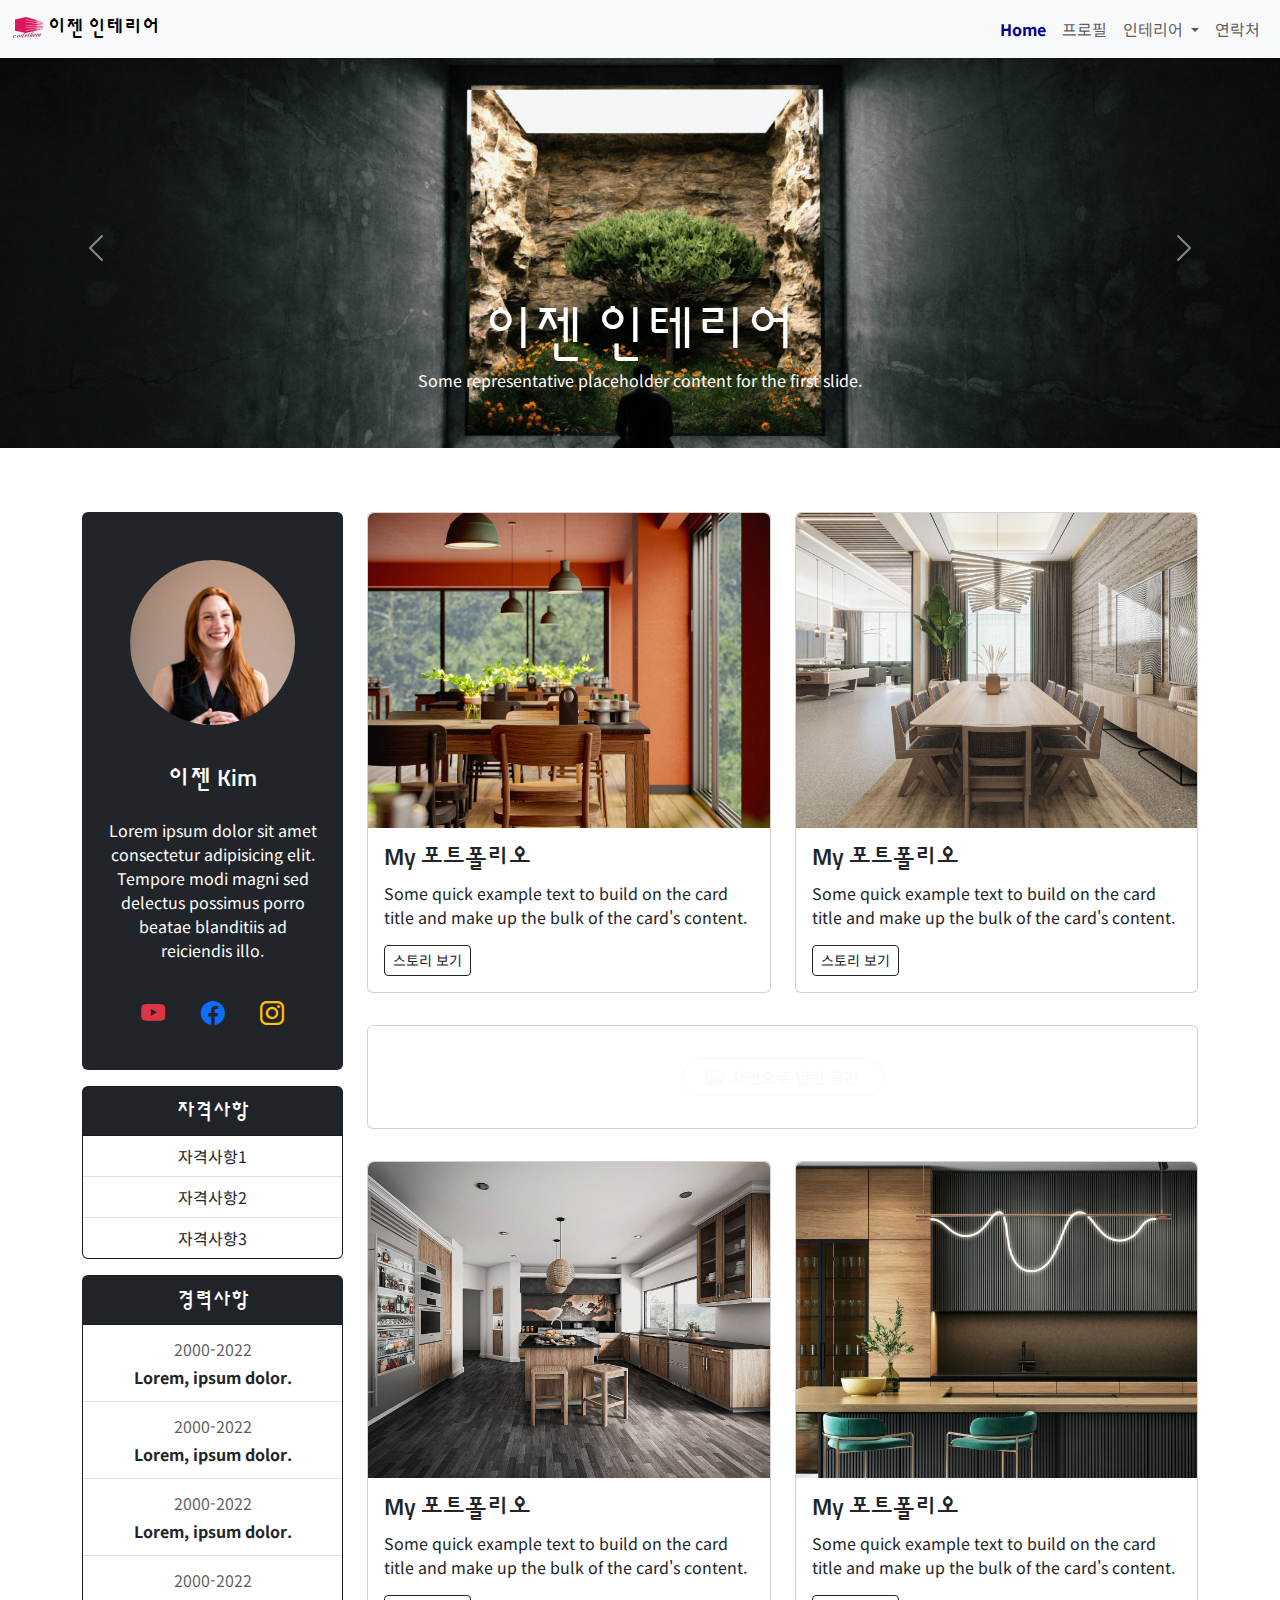
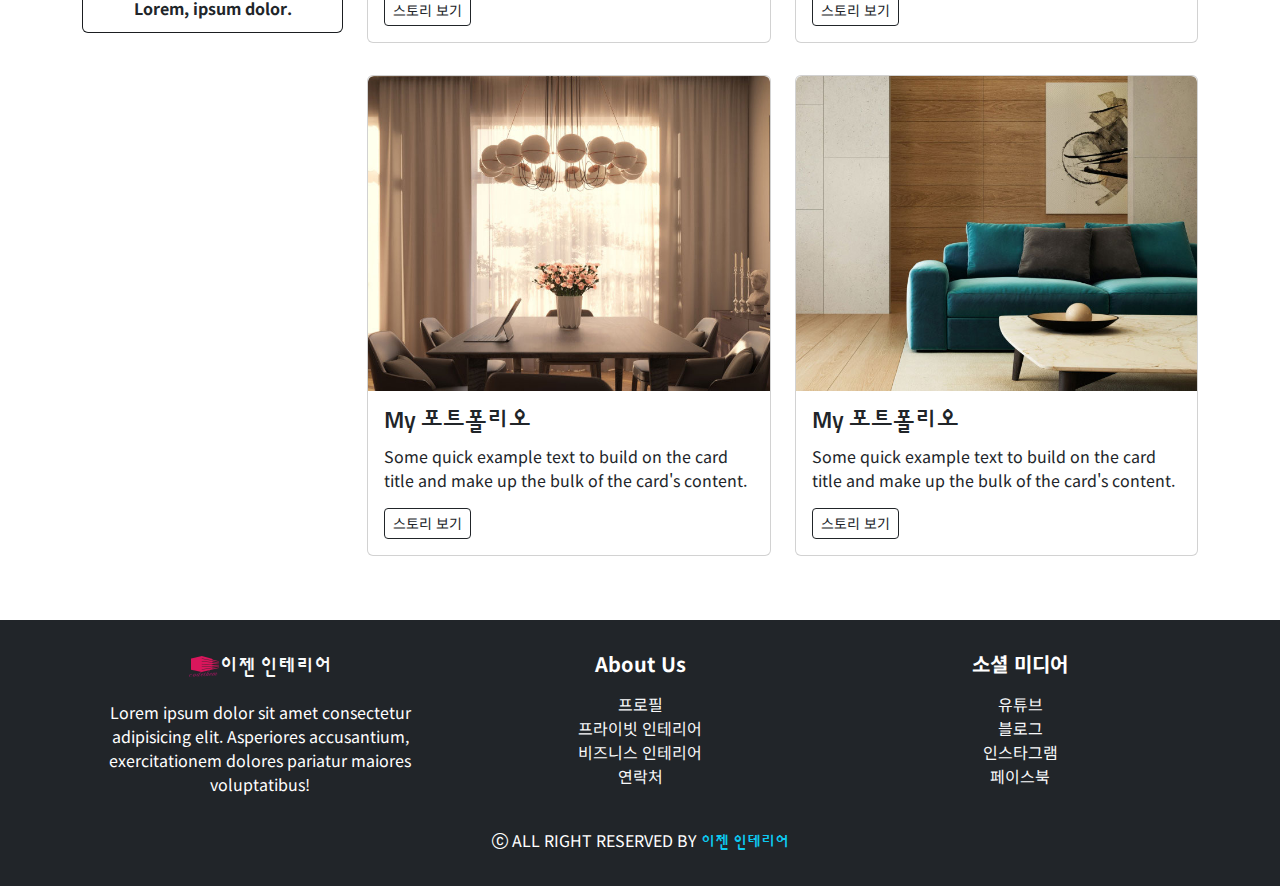
<file: index.html>
<!DOCTYPE html>
<html lang="ko">
<head>
    <meta charset="UTF-8">
    <meta name="viewport" content="width=device-width, initial-scale=1.0">
    <title>이젠인테리어</title>
    <link href="./css/bootstrap.min.css" rel="stylesheet">
    <link rel="stylesheet" href="https://cdn.jsdelivr.net/npm/bootstrap-icons@1.10.5/font/bootstrap-icons.css">
    <link href="./css/style.css" rel="stylesheet">
</head>
<body>
    <!-- 네비게이션 영역 시작 -->
    <nav class="navbar navbar-expand-md fixed-top bg-light">
        <div class="container-fluid">
            <a class="logo-font navbar-brand" href="index.html">
                <img src="images/logo.png" alt="로고">
                이젠 인테리어</a>
            <button class="navbar-toggler" type="button" data-bs-toggle="collapse" data-bs-target="#menubar"
                aria-controls="menubar" aria-expanded="false" aria-label="Toggle navigation">
                <span class="navbar-toggler-icon"></span>
            </button>
            <div class="collapse navbar-collapse" id="menubar">
                <ul class="navbar-nav ms-auto mb-2 mb-md-0">
                    <li class="nav-item">
                        <a class="nav-link active" aria-current="page" href="index.html">Home</a>
                    </li>
                    <li class="nav-item">
                        <a class="nav-link" href="profile.html">프로필</a>
                    </li>
                    <li class="nav-item dropdown">
                        <a class="nav-link dropdown-toggle" href="#" role="button" data-bs-toggle="dropdown"
                            aria-expanded="false">
                            인테리어
                        </a>
                        <ul class="dropdown-menu">
                            <li><a class="dropdown-item" href="private-interior.html">개인 공간</a></li>
                            <li><a class="dropdown-item" href="business-interior.html">비즈니스 공간</a></li>
                        </ul>
                    </li>
                    <li class="nav-item">
                        <a class="nav-link" href="contact.html">연락처</a>
                    </li>
                </ul>
            </div>
        </div>
    </nav>
    <!-- 헤더 영역 시작 -->
    <header>
        <div id="headerCarousel" class="mt-5 carousel slide carousel-fade">
            <div class="carousel-inner">
              <div class="carousel-item active">
                <img src="./images/header1.jpg" class="d-block w-100" alt="...">
                <div class="carousel-caption">
                    <h1 class="display-4 d-block mb-0">이젠 인테리어</h1>
                    <p class="d-none d-sm-block">Some representative placeholder content for the first slide.</p>
                </div>
              </div>
              <div class="carousel-item">
                <img src="./images/header2.jpg" class="d-block w-100" alt="...">
                <div class="carousel-caption">
                    <h1 class="display-4 d-block mb-0">이젠 인테리어</h1>
                    <p class="d-none d-sm-block">Some representative placeholder content for the first slide.</p>
                </div>
              </div>
              <div class="carousel-item">
                <img src="./images/header3.jpg" class="d-block w-100" alt="...">
                <div class="carousel-caption">
                    <h1 class="display-4 d-block mb-0">이젠 인테리어</h1>
                    <p class="d-none d-sm-block">Some representative placeholder content for the first slide.</p>
                </div>
              </div>
              <div class="carousel-item">
                <img src="./images/header4.jpg" class="d-block w-100" alt="...">
                <div class="carousel-caption">
                    <h1 class="display-4 d-block mb-0">이젠 인테리어</h1>
                    <p class="d-none d-sm-block">Some representative placeholder content for the first slide.</p>
                </div>
              </div>
              <div class="carousel-item">
                <img src="./images/header5.jpg" class="d-block w-100" alt="...">
                <div class="carousel-caption">
                    <h1 class="display-4 d-block mb-0">이젠 인테리어</h1>
                    <p class="d-none d-sm-block">Some representative placeholder content for the first slide.</p>
                </div>
              </div>
            </div>
            <button class="carousel-control-prev" type="button" data-bs-target="#headerCarousel" data-bs-slide="prev">
              <span class="carousel-control-prev-icon" aria-hidden="true"></span>
              <span class="visually-hidden">Previous</span>
            </button>
            <button class="carousel-control-next" type="button" data-bs-target="#headerCarousel" data-bs-slide="next">
              <span class="carousel-control-next-icon" aria-hidden="true"></span>
              <span class="visually-hidden">Next</span>
            </button>
        </div>
    </header>
    <!-- 헤더 영역 시작 끝 -->
    <!-- 메인섹션 시작 -->
    <main class="container my-5">
        <div class="row">
            <!-- 프로필 바 섹션 -->
            <section class="col-md-5 col-lg-3">
                <!-- 프로필 -->
                <div class="bg-dark text-white text-center my-3 p-4 rounded">
                    <img src="./images/main-profile.jpg" alt="프로필 사진" class="img-fluid rounded-circle p-4">
                    <h2 class="fs-4 py-3">이젠 Kim</h2>
                    <p>Lorem ipsum dolor sit amet consectetur adipisicing elit. Tempore modi magni sed delectus possimus porro beatae blanditiis ad reiciendis illo.</p>
                    <div class="d-flex justify-content-evenly fs-4 py-3">
                        <a href="#" class="link-danger"><i class="bi bi-youtube"></i></a>
                        <a href="#"><i class="bi bi-facebook"></i></a>
                        <a href="#" class="link-warning"><i class="bi bi-instagram"></i></a>
                    </div>
                </div>
                <!-- 자격사항 리스트 -->
                <div class="card bg-dark text-white text-center">
                    <div class="card-header">
                      <h3 class="fs-5 m-1">자격사항</h3>
                    </div>
                    <ul class="list-group list-group-flush">
                      <li class="list-group-item">자격사항1</li>
                      <li class="list-group-item">자격사항2</li>
                      <li class="list-group-item">자격사항3</li>
                    </ul>
                </div>
                <!-- 경력사항 리스트 -->
                <div class="card mt-3 bg-dark text-white text-center">
                    <div class="card-header">
                        <h3 class="fs-5 m-1">경력사항</h3>
                    </div>
                    <ul class="list-group list-group-flush">
                        <li class="list-group-item">
                            <p class="text-muted m-1">2000-2022</p>
                            <p class="m-1 fw-bold">Lorem, ipsum dolor.</p>
                        </li>
                        <li class="list-group-item">
                            <p class="text-muted m-1">2000-2022</p>
                            <p class="m-1 fw-bold">Lorem, ipsum dolor.</p>
                        </li>
                        <li class="list-group-item">
                            <p class="text-muted m-1">2000-2022</p>
                            <p class="m-1 fw-bold">Lorem, ipsum dolor.</p>
                        </li>
                        <li class="list-group-item">
                            <p class="text-muted m-1">2000-2022</p>
                            <p class="m-1 fw-bold">Lorem, ipsum dolor.</p>
                        </li>
                    </ul>
                </div>
            </section>
            <!-- 포트폴리오 섹션 -->
            <section class="col-md-7 col-lg-9">
                <div class="row">
                    <div class="col-lg-6 py-3">
                        <div class="card">
                            <div class="overflow-hidden rounded-top">
                                <img src="images/gallery1.jpg" class="card-img-top" alt="포트폴리오 사진">
                            </div>
                            <div class="card-body">
                                <h4 class="card-title">My 포트폴리오</h4>
                                <p class="card-text">Some quick example text to build on the card title and make up the
                                    bulk of the card's content.</p>
                                <a href="#" class="btn btn-outline-dark btn-sm">스토리 보기</a>
                            </div>
                        </div>
                    </div>
                    <div class="col-lg-6 py-3">
                        <div class="card">
                            <div class="overflow-hidden rounded-top">
                                <img src="images/gallery2.jpg" class="card-img-top" alt="포트폴리오 사진">
                            </div>
                            <div class="card-body">
                                <h4 class="card-title">My 포트폴리오</h4>
                                <p class="card-text">Some quick example text to build on the card title and make up the
                                    bulk of the card's content.</p>
                                <a href="#" class="btn btn-outline-dark btn-sm">스토리 보기</a>
                            </div>
                        </div>
                    </div>
                    <!-- 배너 및 모달 -->
                    <div class="col-12 py-3">
                        <div class="card banner text-center p-3">
                            <div class="card-body">
                                <button class="btn btn-outline-light px-4 rounded-pill" data-bs-toggle="modal" data-bs-target="#popupModal"><i class="bi bi-image me-1"></i> 자연으로 열린 공간</button>

                                <!-- Modal -->
                                <div class="modal fade" id="popupModal" tabindex="-1" aria-labelledby="popupModalLabel" aria-hidden="true">
                                    <div class="modal-dialog">
                                    <div class="modal-content">
                                        <div class="modal-header">
                                            <h1 class="modal-title fs-5" id="popupModalLabel">자연으로 열린 공간</h1>
                                            <button type="button" class="btn-close" data-bs-dismiss="modal" aria-label="Close"></button>
                                        </div>
                                        <div class="modal-body">
                                            <h2>Lorem ipsum dolor sit amet.</h2>
                                            <p>Lorem ipsum dolor sit amet consectetur adipisicing elit. Quis, accusantium?</p>
                                            <img src="./images/modal-img.jpg" alt="열린공간" class="img-fluid">
                                            <p>Lorem ipsum dolor, sit amet consectetur adipisicing elit. At aliquam repudiandae assumenda? Nihil mollitia cumque cupiditate libero, temporibus nisi voluptatem!</p>
                                        </div>
                                        <div class="modal-footer">
                                            <button type="button" class="btn btn-outline-dark btn-sm" data-bs-dismiss="modal">닫기</button>
                                            <a href="#" class="btn btn-outline-danger btn-sm">뉴스 기사 보기</a>
                                        </div>
                                    </div>
                                    </div>
                                </div>
                            </div>
                        </div>
                    </div>
                    <div class="col-lg-6 py-3">
                        <div class="card">
                            <div class="overflow-hidden rounded-top">
                                <img src="images/gallery3.jpg" class="card-img-top" alt="포트폴리오 사진">
                            </div>
                            <div class="card-body">
                                <h4 class="card-title">My 포트폴리오</h4>
                                <p class="card-text">Some quick example text to build on the card title and make up the
                                    bulk of the card's content.</p>
                                <a href="#" class="btn btn-outline-dark btn-sm">스토리 보기</a>
                            </div>
                        </div>
                    </div>
                    <div class="col-lg-6 py-3">
                        <div class="card">
                            <div class="overflow-hidden rounded-top">
                                <img src="images/gallery4.jpg" class="card-img-top" alt="포트폴리오 사진">
                            </div>
                            <div class="card-body">
                                <h4 class="card-title">My 포트폴리오</h4>
                                <p class="card-text">Some quick example text to build on the card title and make up the
                                    bulk of the card's content.</p>
                                <a href="#" class="btn btn-outline-dark btn-sm">스토리 보기</a>
                            </div>
                        </div>
                    </div>
                    <div class="col-lg-6 py-3">
                        <div class="card">
                            <div class="overflow-hidden rounded-top">
                                <img src="images/gallery5.jpg" class="card-img-top" alt="포트폴리오 사진">
                            </div>
                            <div class="card-body">
                                <h4 class="card-title">My 포트폴리오</h4>
                                <p class="card-text">Some quick example text to build on the card title and make up the
                                    bulk of the card's content.</p>
                                <a href="#" class="btn btn-outline-dark btn-sm">스토리 보기</a>
                            </div>
                        </div>
                    </div>
                    <div class="col-lg-6 py-3">
                        <div class="card">
                            <div class="overflow-hidden rounded-top">
                                <img src="images/gallery6.jpg" class="card-img-top" alt="포트폴리오 사진">
                            </div>
                            <div class="card-body">
                                <h4 class="card-title">My 포트폴리오</h4>
                                <p class="card-text">Some quick example text to build on the card title and make up the
                                    bulk of the card's content.</p>
                                <a href="#" class="btn btn-outline-dark btn-sm">스토리 보기</a>
                            </div>
                        </div>
                    </div>
                </div> 
            </section>
        </div>
    </main>
    <!-- 풋터 영역 시작 -->
    <footer class="bg-dark text-white text-center py-3">
        <div class="container">
            <div class="row">
                <div class="col-md-4">
                    <a href="index.html" class="logo-font link-light text-decoration-none fs-5"><img src="./images/logo.png" alt="로고" class="my-3">이젠 인테리어</a>
                    <p>Lorem ipsum dolor sit amet consectetur adipisicing elit. Asperiores accusantium, exercitationem dolores pariatur maiores voluptatibus!</p>
                </div>
                <div class="col-md-4">
                    <h5 class="fw-bold my-3">About Us</h5>
                    <ul class="list-unstyled">
                        <li><a href="profile.html" class="link-light text-decoration-none">프로필</a></li>
                        <li><a href="private-interior.html" class="link-light text-decoration-none">프라이빗 인테리어</a></li>
                        <li><a href="business-interior.html" class="link-light text-decoration-none">비즈니스 인테리어</a></li>
                        <li><a href="contact.html" class="link-light text-decoration-none">연락처</a></li>
                    </ul>
                </div>
                <div class="col-md-4">
                    <h5 class="fw-bold my-3">소셜 미디어</h5>
                    <ul class="list-unstyled">
                        <li><a href="#" class="link-light text-decoration-none">유튜브</a></li>
                        <li><a href="#" class="link-light text-decoration-none">블로그</a></li>
                        <li><a href="#" class="link-light text-decoration-none">인스타그램</a></li>
                        <li><a href="#" class="link-light text-decoration-none">페이스북</a></li>
                    </ul>
                </div>
            </div>
            <p class="my-3"><i class="bi bi-c-circle"></i> ALL RIGHT RESERVED BY <span class="logo-font text-info">이젠 인테리어</span></p>
        </div>
    </footer>
    <!-- 풋터 영역 끝 -->
    <script src="./js/bootstrap.bundle.min.js"></script>
</body>
</html>
</file>
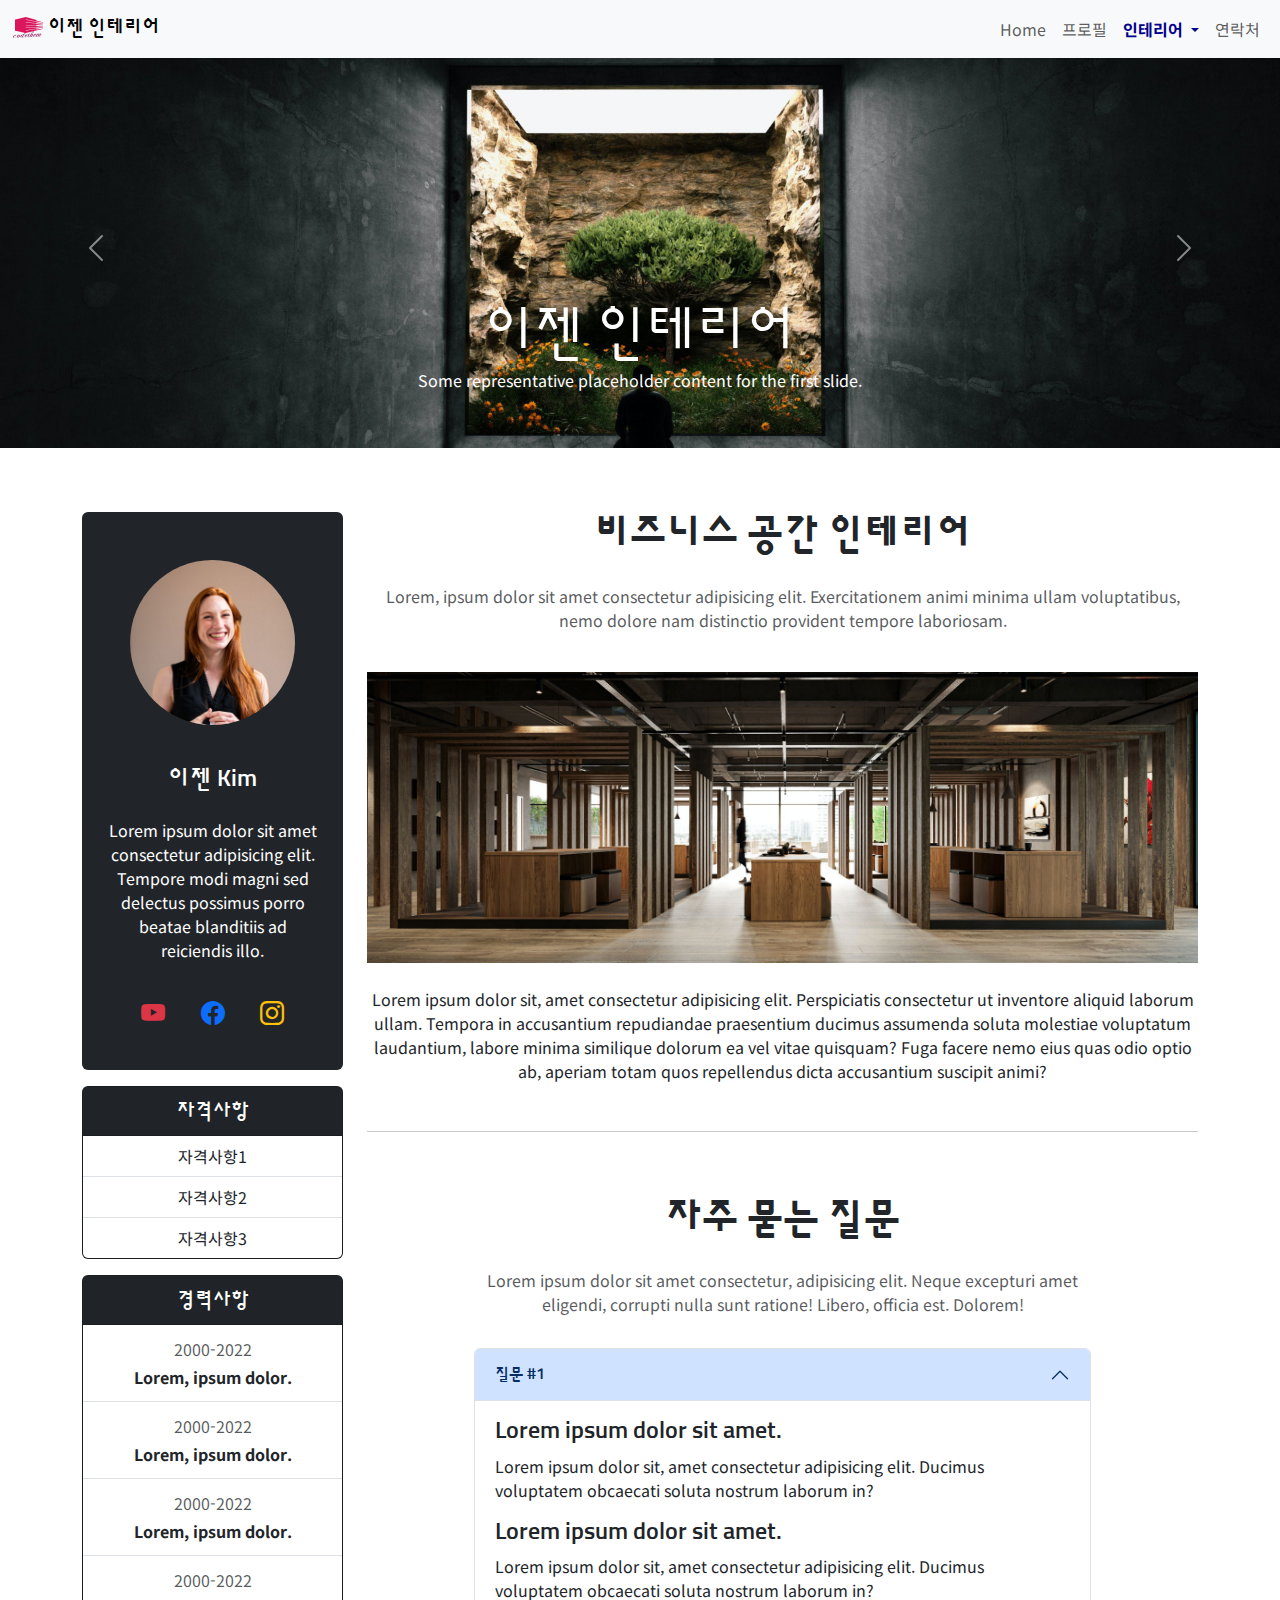
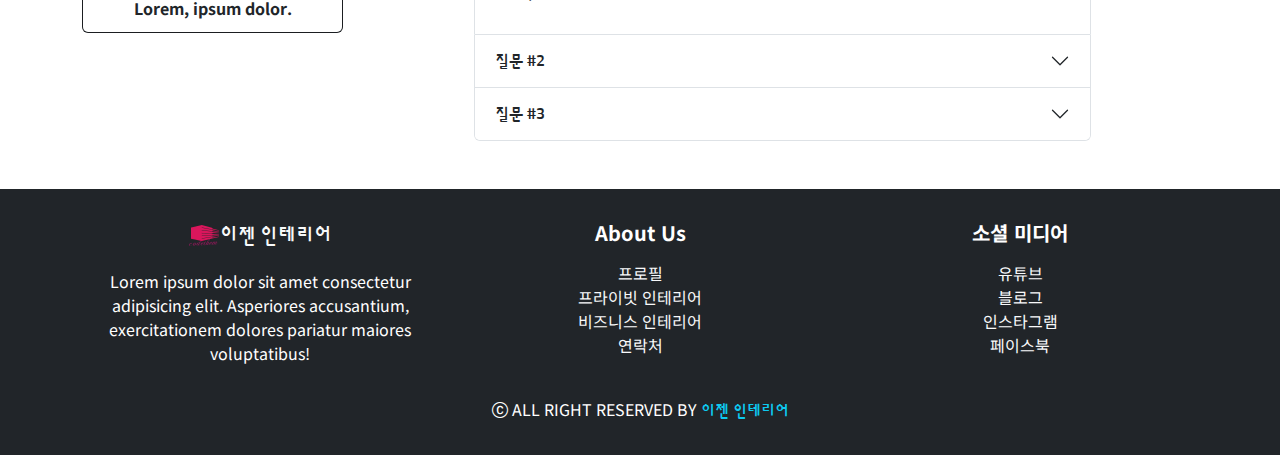
<file: business-interior.html>
<!DOCTYPE html>
<html lang="ko">
<head>
    <meta charset="UTF-8">
    <meta name="viewport" content="width=device-width, initial-scale=1.0">
    <title>이젠인테리어</title>
    <link href="./css/bootstrap.min.css" rel="stylesheet">
    <link rel="stylesheet" href="https://cdn.jsdelivr.net/npm/bootstrap-icons@1.10.5/font/bootstrap-icons.css">
    <link href="./css/style.css" rel="stylesheet">
</head>
<body>
    <!-- 네비게이션 영역 시작 -->
    <nav class="navbar navbar-expand-md fixed-top bg-light">
        <div class="container-fluid">
            <a class="logo-font navbar-brand" href="index.html">
                <img src="images/logo.png" alt="로고">
                이젠 인테리어</a>
            <button class="navbar-toggler" type="button" data-bs-toggle="collapse" data-bs-target="#menubar"
                aria-controls="menubar" aria-expanded="false" aria-label="Toggle navigation">
                <span class="navbar-toggler-icon"></span>
            </button>
            <div class="collapse navbar-collapse" id="menubar">
                <ul class="navbar-nav ms-auto mb-2 mb-md-0">
                    <li class="nav-item">
                        <a class="nav-link" aria-current="page" href="index.html">Home</a>
                    </li>
                    <li class="nav-item">
                        <a class="nav-link" href="profile.html">프로필</a>
                    </li>
                    <li class="nav-item dropdown">
                        <a class="nav-link dropdown-toggle active" href="#" role="button" data-bs-toggle="dropdown"
                            aria-expanded="false">
                            인테리어
                        </a>
                        <ul class="dropdown-menu">
                            <li><a class="dropdown-item" href="private-interior.html">개인 공간</a></li>
                            <li><a class="dropdown-item active" href="business-interior.html">비즈니스 공간</a></li>
                        </ul>
                    </li>
                    <li class="nav-item">
                        <a class="nav-link" href="contact.html">연락처</a>
                    </li>
                </ul>
            </div>
        </div>
    </nav>
    <!-- 헤더 영역 시작 -->
    <header>
        <div id="headerCarousel" class="mt-5 carousel slide carousel-fade">
            <div class="carousel-inner">
              <div class="carousel-item active">
                <img src="./images/header1.jpg" class="d-block w-100" alt="...">
                <div class="carousel-caption">
                    <h1 class="display-4 d-block mb-0">이젠 인테리어</h1>
                    <p class="d-none d-sm-block">Some representative placeholder content for the first slide.</p>
                </div>
              </div>
              <div class="carousel-item">
                <img src="./images/header2.jpg" class="d-block w-100" alt="...">
                <div class="carousel-caption">
                    <h1 class="display-4 d-block mb-0">이젠 인테리어</h1>
                    <p class="d-none d-sm-block">Some representative placeholder content for the first slide.</p>
                </div>
              </div>
              <div class="carousel-item">
                <img src="./images/header3.jpg" class="d-block w-100" alt="...">
                <div class="carousel-caption">
                    <h1 class="display-4 d-block mb-0">이젠 인테리어</h1>
                    <p class="d-none d-sm-block">Some representative placeholder content for the first slide.</p>
                </div>
              </div>
              <div class="carousel-item">
                <img src="./images/header4.jpg" class="d-block w-100" alt="...">
                <div class="carousel-caption">
                    <h1 class="display-4 d-block mb-0">이젠 인테리어</h1>
                    <p class="d-none d-sm-block">Some representative placeholder content for the first slide.</p>
                </div>
              </div>
              <div class="carousel-item">
                <img src="./images/header5.jpg" class="d-block w-100" alt="...">
                <div class="carousel-caption">
                    <h1 class="display-4 d-block mb-0">이젠 인테리어</h1>
                    <p class="d-none d-sm-block">Some representative placeholder content for the first slide.</p>
                </div>
              </div>
            </div>
            <button class="carousel-control-prev" type="button" data-bs-target="#headerCarousel" data-bs-slide="prev">
              <span class="carousel-control-prev-icon" aria-hidden="true"></span>
              <span class="visually-hidden">Previous</span>
            </button>
            <button class="carousel-control-next" type="button" data-bs-target="#headerCarousel" data-bs-slide="next">
              <span class="carousel-control-next-icon" aria-hidden="true"></span>
              <span class="visually-hidden">Next</span>
            </button>
        </div>
    </header>
    <!-- 헤더 영역 시작 끝 -->
    <!-- 메인섹션 시작 -->
    <main class="container my-5">
        <div class="row">
            <!-- 프로필 바 섹션 -->
            <section class="col-md-5 col-lg-3 order-2 order-md-1">
                <!-- 프로필 -->
                <div class="bg-dark text-white text-center my-3 p-4 rounded">
                    <img src="./images/main-profile.jpg" alt="프로필 사진" class="img-fluid rounded-circle p-4">
                    <h2 class="fs-4 py-3">이젠 Kim</h2>
                    <p>Lorem ipsum dolor sit amet consectetur adipisicing elit. Tempore modi magni sed delectus possimus porro beatae blanditiis ad reiciendis illo.</p>
                    <div class="d-flex justify-content-evenly fs-4 py-3">
                        <a href="#" class="link-danger"><i class="bi bi-youtube"></i></a>
                        <a href="#"><i class="bi bi-facebook"></i></a>
                        <a href="#" class="link-warning"><i class="bi bi-instagram"></i></a>
                    </div>
                </div>
                <!-- 자격사항 리스트 -->
                <div class="card bg-dark text-white text-center">
                    <div class="card-header">
                      <h3 class="fs-5 m-1">자격사항</h3>
                    </div>
                    <ul class="list-group list-group-flush">
                      <li class="list-group-item">자격사항1</li>
                      <li class="list-group-item">자격사항2</li>
                      <li class="list-group-item">자격사항3</li>
                    </ul>
                </div>
                <!-- 경력사항 리스트 -->
                <div class="card mt-3 bg-dark text-white text-center">
                    <div class="card-header">
                        <h3 class="fs-5 m-1">경력사항</h3>
                    </div>
                    <ul class="list-group list-group-flush">
                        <li class="list-group-item">
                            <p class="text-muted m-1">2000-2022</p>
                            <p class="m-1 fw-bold">Lorem, ipsum dolor.</p>
                        </li>
                        <li class="list-group-item">
                            <p class="text-muted m-1">2000-2022</p>
                            <p class="m-1 fw-bold">Lorem, ipsum dolor.</p>
                        </li>
                        <li class="list-group-item">
                            <p class="text-muted m-1">2000-2022</p>
                            <p class="m-1 fw-bold">Lorem, ipsum dolor.</p>
                        </li>
                        <li class="list-group-item">
                            <p class="text-muted m-1">2000-2022</p>
                            <p class="m-1 fw-bold">Lorem, ipsum dolor.</p>
                        </li>
                    </ul>
                </div>
            </section>
            <!-- business-interior 섹션 시작  -->
            <section class="col-md-7 col-lg-9 order-1 order-md-2">
                <!-- 비즈니스 공간 소개 섹션 시작 -->
                <section class="py-3 text-center">
                    <h2 class="fs-1 fw-bold pb-3">비즈니스 공간 인테리어</h2>
                    <p class="text-muted">Lorem, ipsum dolor sit amet consectetur adipisicing elit. Exercitationem animi
                        minima ullam voluptatibus, nemo dolore nam distinctio provident tempore laboriosam.</p>
                    <img src="images/business.jpg" alt="비즈니스 인테리어" class="img-fluid my-4">
                    <p>Lorem ipsum dolor sit, amet consectetur adipisicing elit. Perspiciatis consectetur ut inventore
                        aliquid laborum ullam. Tempora in accusantium repudiandae praesentium ducimus assumenda soluta
                        molestiae voluptatum laudantium, labore minima similique dolorum ea vel vitae quisquam? Fuga
                        facere nemo eius quas odio optio ab, aperiam totam quos repellendus dicta accusantium suscipit
                        animi?</p>
                </section>
                <!-- 비즈니스 공간 소개 섹션 끝 -->
                 <hr>
                 <!-- 자주 묻는 질문 섹션 시작 -->
                 <section class="row">
                    <div class="col-lg-9 mx-auto">
                        <div class="text-center pt-5 pb-3">
                            <h2 class="fs-1 fw-bold pb-3">자주 묻는 질문</h2>
                            <p class="text-muted">Lorem ipsum dolor sit amet consectetur, adipisicing elit. Neque
                                excepturi amet eligendi, corrupti nulla sunt ratione! Libero, officia est. Dolorem!</p>
                        </div>
                        <!-- 아코디언 -->
                        <div class="accordion" id="accordionExample">
                            <div class="accordion-item">
                            <h2 class="accordion-header">
                                <button class="accordion-button" type="button" data-bs-toggle="collapse" data-bs-target="#collapseOne" aria-expanded="true" aria-controls="collapseOne">
                                질문 #1
                                </button>
                            </h2>
                            <div id="collapseOne" class="accordion-collapse collapse show" data-bs-parent="#accordionExample">
                                <div class="accordion-body">
                                    <h4>Lorem ipsum dolor sit amet.</h4>
                                    <p>Lorem ipsum dolor sit, amet consectetur adipisicing elit. Ducimus voluptatem
                                        obcaecati soluta nostrum laborum in?</p>
                                    <h4>Lorem ipsum dolor sit amet.</h4>
                                    <p>Lorem ipsum dolor sit, amet consectetur adipisicing elit. Ducimus voluptatem
                                        obcaecati soluta nostrum laborum in?</p>
                                </div>
                            </div>
                            </div>
                            <div class="accordion-item">
                            <h2 class="accordion-header">
                                <button class="accordion-button collapsed" type="button" data-bs-toggle="collapse" data-bs-target="#collapseTwo" aria-expanded="false" aria-controls="collapseTwo">
                                질문 #2
                                </button>
                            </h2>
                            <div id="collapseTwo" class="accordion-collapse collapse" data-bs-parent="#accordionExample">
                                <div class="accordion-body">
                                    <h4>Lorem ipsum dolor sit amet.</h4>
                                    <p>Lorem ipsum dolor sit, amet consectetur adipisicing elit. Ducimus voluptatem
                                        obcaecati soluta nostrum laborum in?</p>
                                    <h4>Lorem ipsum dolor sit amet.</h4>
                                    <p>Lorem ipsum dolor sit, amet consectetur adipisicing elit. Ducimus voluptatem
                                        obcaecati soluta nostrum laborum in?</p>
                                </div>
                            </div>
                            </div>
                            <div class="accordion-item">
                            <h2 class="accordion-header">
                                <button class="accordion-button collapsed" type="button" data-bs-toggle="collapse" data-bs-target="#collapseThree" aria-expanded="false" aria-controls="collapseThree">
                                질문 #3
                                </button>
                            </h2>
                            <div id="collapseThree" class="accordion-collapse collapse" data-bs-parent="#accordionExample">
                                <div class="accordion-body">
                                    <h4>Lorem ipsum dolor sit amet.</h4>
                                    <p>Lorem ipsum dolor sit, amet consectetur adipisicing elit. Ducimus voluptatem
                                        obcaecati soluta nostrum laborum in?</p>
                                    <h4>Lorem ipsum dolor sit amet.</h4>
                                    <p>Lorem ipsum dolor sit, amet consectetur adipisicing elit. Ducimus voluptatem
                                        obcaecati soluta nostrum laborum in?</p>
                                </div>
                            </div>
                            </div>
                        </div>
                    </div>
                 </section>
                 <!-- 자주 묻는 질문 섹션 끝 -->
            </section>
            <!-- business-interior 섹션 끝  -->
        </div>
    </main>
    <!-- 풋터 영역 시작 -->
    <footer class="bg-dark text-white text-center py-3">
        <div class="container">
            <div class="row">
                <div class="col-md-4">
                    <a href="index.html" class="logo-font link-light text-decoration-none fs-5"><img src="./images/logo.png" alt="로고" class="my-3">이젠 인테리어</a>
                    <p>Lorem ipsum dolor sit amet consectetur adipisicing elit. Asperiores accusantium, exercitationem dolores pariatur maiores voluptatibus!</p>
                </div>
                <div class="col-md-4">
                    <h5 class="fw-bold my-3">About Us</h5>
                    <ul class="list-unstyled">
                        <li><a href="profile.html" class="link-light text-decoration-none">프로필</a></li>
                        <li><a href="private-interior.html" class="link-light text-decoration-none">프라이빗 인테리어</a></li>
                        <li><a href="business-interior.html" class="link-light text-decoration-none">비즈니스 인테리어</a></li>
                        <li><a href="contact.html" class="link-light text-decoration-none">연락처</a></li>
                    </ul>
                </div>
                <div class="col-md-4">
                    <h5 class="fw-bold my-3">소셜 미디어</h5>
                    <ul class="list-unstyled">
                        <li><a href="#" class="link-light text-decoration-none">유튜브</a></li>
                        <li><a href="#" class="link-light text-decoration-none">블로그</a></li>
                        <li><a href="#" class="link-light text-decoration-none">인스타그램</a></li>
                        <li><a href="#" class="link-light text-decoration-none">페이스북</a></li>
                    </ul>
                </div>
            </div>
            <p class="my-3"><i class="bi bi-c-circle"></i> ALL RIGHT RESERVED BY <span class="logo-font text-info">이젠 인테리어</span></p>
        </div>
    </footer>
    <!-- 풋터 영역 끝 -->
    <script src="./js/bootstrap.bundle.min.js"></script>
</body>
</html>
</file>
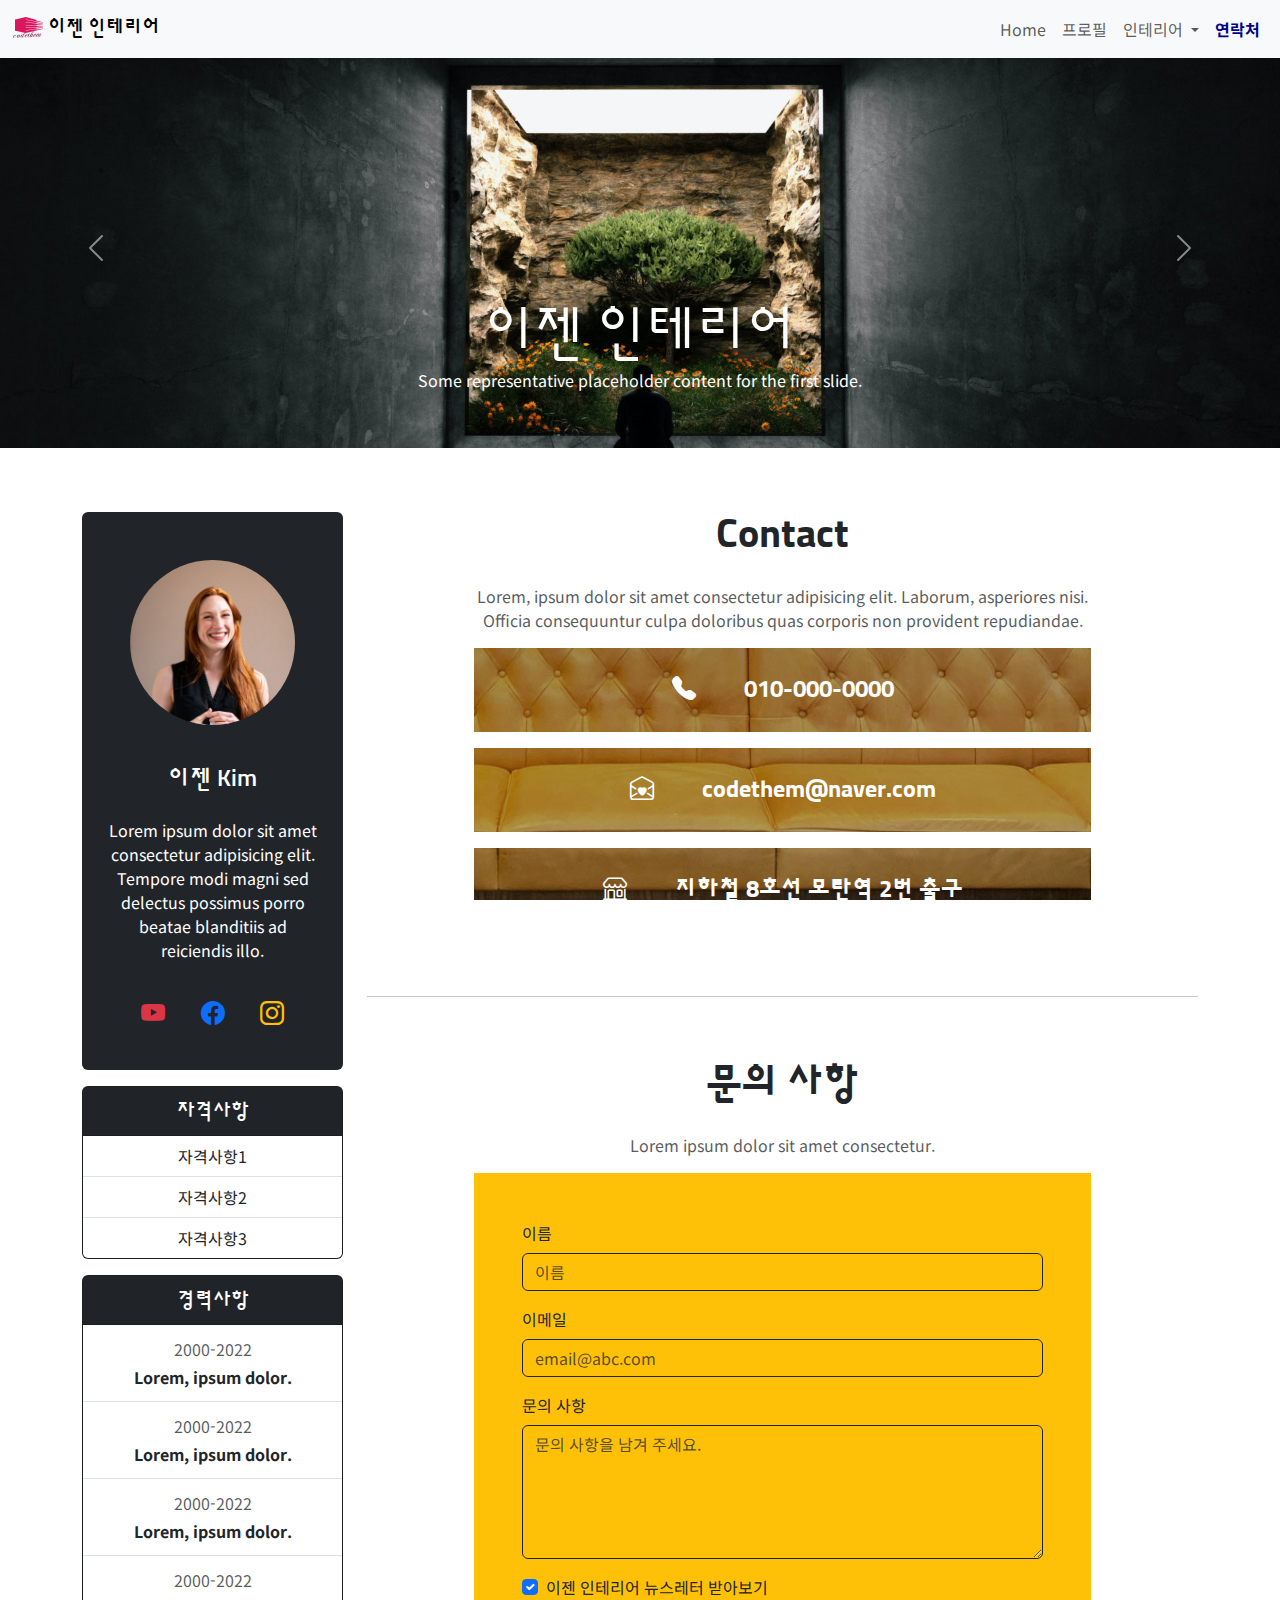
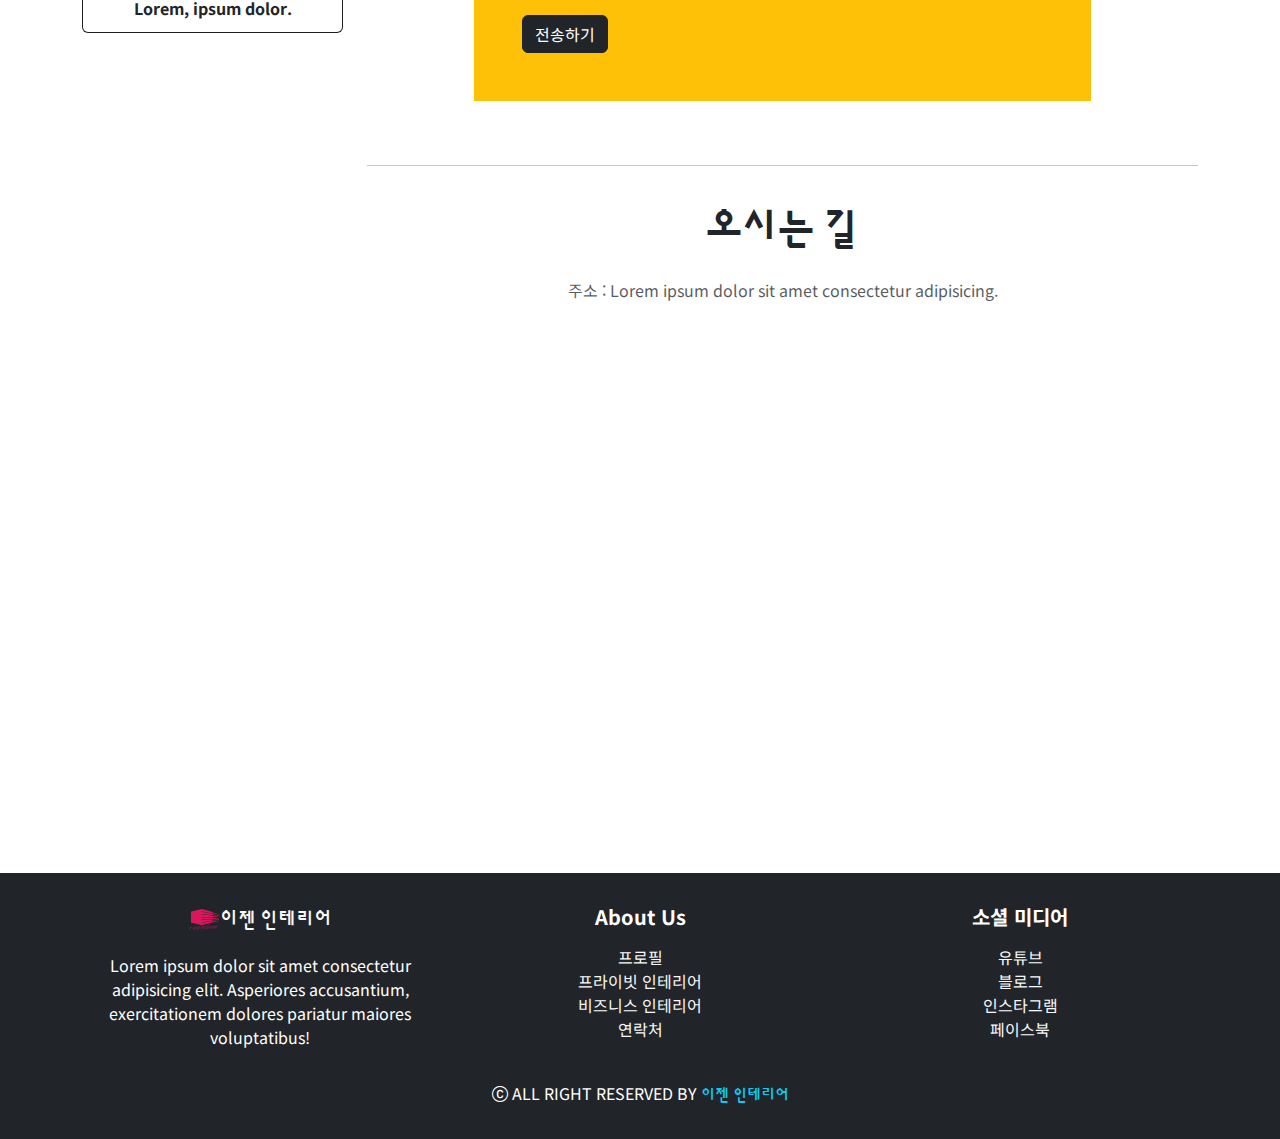
<file: contact.html>
<!DOCTYPE html>
<html lang="ko">
<head>
    <meta charset="UTF-8">
    <meta name="viewport" content="width=device-width, initial-scale=1.0">
    <title>이젠인테리어</title>
    <link href="./css/bootstrap.min.css" rel="stylesheet">
    <link rel="stylesheet" href="https://cdn.jsdelivr.net/npm/bootstrap-icons@1.10.5/font/bootstrap-icons.css">
    <link href="./css/style.css" rel="stylesheet">
</head>
<body>
    <!-- 네비게이션 영역 시작 -->
    <nav class="navbar navbar-expand-md fixed-top bg-light">
        <div class="container-fluid">
            <a class="logo-font navbar-brand" href="index.html">
                <img src="images/logo.png" alt="로고">
                이젠 인테리어</a>
            <button class="navbar-toggler" type="button" data-bs-toggle="collapse" data-bs-target="#menubar"
                aria-controls="menubar" aria-expanded="false" aria-label="Toggle navigation">
                <span class="navbar-toggler-icon"></span>
            </button>
            <div class="collapse navbar-collapse" id="menubar">
                <ul class="navbar-nav ms-auto mb-2 mb-md-0">
                    <li class="nav-item">
                        <a class="nav-link" aria-current="page" href="index.html">Home</a>
                    </li>
                    <li class="nav-item">
                        <a class="nav-link" href="profile.html">프로필</a>
                    </li>
                    <li class="nav-item dropdown">
                        <a class="nav-link dropdown-toggle" href="#" role="button" data-bs-toggle="dropdown"
                            aria-expanded="false">
                            인테리어
                        </a>
                        <ul class="dropdown-menu">
                            <li><a class="dropdown-item" href="private-interior.html">개인 공간</a></li>
                            <li><a class="dropdown-item" href="business-interior.html">비즈니스 공간</a></li>
                        </ul>
                    </li>
                    <li class="nav-item">
                        <a class="nav-link active" href="contact.html">연락처</a>
                    </li>
                </ul>
            </div>
        </div>
    </nav>
    <!-- 헤더 영역 시작 -->
    <header>
        <div id="headerCarousel" class="mt-5 carousel slide carousel-fade">
            <div class="carousel-inner">
              <div class="carousel-item active">
                <img src="./images/header1.jpg" class="d-block w-100" alt="...">
                <div class="carousel-caption">
                    <h1 class="display-4 d-block mb-0">이젠 인테리어</h1>
                    <p class="d-none d-sm-block">Some representative placeholder content for the first slide.</p>
                </div>
              </div>
              <div class="carousel-item">
                <img src="./images/header2.jpg" class="d-block w-100" alt="...">
                <div class="carousel-caption">
                    <h1 class="display-4 d-block mb-0">이젠 인테리어</h1>
                    <p class="d-none d-sm-block">Some representative placeholder content for the first slide.</p>
                </div>
              </div>
              <div class="carousel-item">
                <img src="./images/header3.jpg" class="d-block w-100" alt="...">
                <div class="carousel-caption">
                    <h1 class="display-4 d-block mb-0">이젠 인테리어</h1>
                    <p class="d-none d-sm-block">Some representative placeholder content for the first slide.</p>
                </div>
              </div>
              <div class="carousel-item">
                <img src="./images/header4.jpg" class="d-block w-100" alt="...">
                <div class="carousel-caption">
                    <h1 class="display-4 d-block mb-0">이젠 인테리어</h1>
                    <p class="d-none d-sm-block">Some representative placeholder content for the first slide.</p>
                </div>
              </div>
              <div class="carousel-item">
                <img src="./images/header5.jpg" class="d-block w-100" alt="...">
                <div class="carousel-caption">
                    <h1 class="display-4 d-block mb-0">이젠 인테리어</h1>
                    <p class="d-none d-sm-block">Some representative placeholder content for the first slide.</p>
                </div>
              </div>
            </div>
            <button class="carousel-control-prev" type="button" data-bs-target="#headerCarousel" data-bs-slide="prev">
              <span class="carousel-control-prev-icon" aria-hidden="true"></span>
              <span class="visually-hidden">Previous</span>
            </button>
            <button class="carousel-control-next" type="button" data-bs-target="#headerCarousel" data-bs-slide="next">
              <span class="carousel-control-next-icon" aria-hidden="true"></span>
              <span class="visually-hidden">Next</span>
            </button>
        </div>
    </header>
    <!-- 헤더 영역 시작 끝 -->
    <!-- 메인섹션 시작 -->
    <main class="container my-5">
        <div class="row">
            <!-- 프로필 바 섹션 -->
            <section class="col-md-5 col-lg-3">
                <!-- 프로필 -->
                <div class="bg-dark text-white text-center my-3 p-4 rounded">
                    <img src="./images/main-profile.jpg" alt="프로필 사진" class="img-fluid rounded-circle p-4">
                    <h2 class="fs-4 py-3">이젠 Kim</h2>
                    <p>Lorem ipsum dolor sit amet consectetur adipisicing elit. Tempore modi magni sed delectus possimus porro beatae blanditiis ad reiciendis illo.</p>
                    <div class="d-flex justify-content-evenly fs-4 py-3">
                        <a href="#" class="link-danger"><i class="bi bi-youtube"></i></a>
                        <a href="#"><i class="bi bi-facebook"></i></a>
                        <a href="#" class="link-warning"><i class="bi bi-instagram"></i></a>
                    </div>
                </div>
                <!-- 자격사항 리스트 -->
                <div class="card bg-dark text-white text-center">
                    <div class="card-header">
                      <h3 class="fs-5 m-1">자격사항</h3>
                    </div>
                    <ul class="list-group list-group-flush">
                      <li class="list-group-item">자격사항1</li>
                      <li class="list-group-item">자격사항2</li>
                      <li class="list-group-item">자격사항3</li>
                    </ul>
                </div>
                <!-- 경력사항 리스트 -->
                <div class="card mt-3 bg-dark text-white text-center">
                    <div class="card-header">
                        <h3 class="fs-5 m-1">경력사항</h3>
                    </div>
                    <ul class="list-group list-group-flush">
                        <li class="list-group-item">
                            <p class="text-muted m-1">2000-2022</p>
                            <p class="m-1 fw-bold">Lorem, ipsum dolor.</p>
                        </li>
                        <li class="list-group-item">
                            <p class="text-muted m-1">2000-2022</p>
                            <p class="m-1 fw-bold">Lorem, ipsum dolor.</p>
                        </li>
                        <li class="list-group-item">
                            <p class="text-muted m-1">2000-2022</p>
                            <p class="m-1 fw-bold">Lorem, ipsum dolor.</p>
                        </li>
                        <li class="list-group-item">
                            <p class="text-muted m-1">2000-2022</p>
                            <p class="m-1 fw-bold">Lorem, ipsum dolor.</p>
                        </li>
                    </ul>
                </div>
            </section>
            <!-- contact 섹션 시작  -->
            <section class="col-md-7 col-lg-9 text-center">
                <!-- Contact 섹션 시작 -->
                <section class="row pt-3 pb-5">
                    <div class="col-lg-9 mx-auto">
                        <h2 class="fs-1 fw-bold pb-3">Contact</h2>
                        <p class="text-muted">Lorem, ipsum dolor sit amet consectetur adipisicing elit. Laborum,
                            asperiores nisi. Officia consequuntur culpa doloribus quas corporis non provident
                            repudiandae.</p>
                        <div class="contact-bg py-4 mt-3">
                            <p class="fs-4 fw-bold text-white mb-0 logo-font">
                                <i class="bi bi-telephone-fill me-3 me-lg-5"></i>010-000-0000
                            </p>
                        </div>
                        <div class="contact-bg py-4 mt-3">
                            <p class="fs-4 fw-bold text-white mb-0 logo-font">
                                <i class="bi bi-envelope-open-heart me-3 me-lg-5"></i>codethem@naver.com
                            </p>
                        </div>
                        <div class="contact-bg py-4 mt-3">
                            <p class="fs-4 fw-bold text-white mb-0 logo-font">
                                <i class="bi bi-shop me-3 me-lg-5"></i>지하철 8호선 모란역 2번 출구
                            </p>
                        </div>
                    </div>
                </section>
                <!-- Contact 섹션 끝 -->
                <hr>
                <!-- 문의 사항 섹션 시작 -->
                <div class="row py-5">
                    <div class="col-lg-9 mx-auto">
                        <h2 class="fs-1 fw-bold pb-3">문의 사항</h2>
                        <p class="text-muted">Lorem ipsum dolor sit amet consectetur.</p>
                        <form action="/action_page.php" class="text-start bg-warning p-5" method="GET">
                            <div class="mb-3">
                                <label for="user-name" class="form-label">이름</label>
                                <input class="form-control bg-transparent border-dark" type="text" id="user-name" placeholder="이름" name="user-name">
                            </div>
                            <div class="mb-3">
                                <label for="user-email" class="form-label">이메일</label>
                                <input class="form-control bg-transparent border-dark" type="email" id="user-email"
                                    placeholder="email@abc.com" name="user-email">
                            </div>
                            <div class="mb-3">
                                <label for="user-msg" class="form-label">문의 사항</label>
                                <textarea class="form-control bg-transparent border-dark" name="user-msg" id="user-msg"
                                    placeholder="문의 사항을 남겨 주세요." cols="30" rows="5"></textarea>
                            </div>
                            <div class="form-check mb-3">
                                <input type="checkbox" class="form-check-input" id="news-letter-check" checked>
                                <label for="news-letter-check" class="form-check-label">이젠 인테리어 뉴스레터 받아보기</label>
                            </div>
                            <button class="btn btn-dark" type="submit">전송하기</button>
                        </form>
                    </div>
                </div>
                <!-- 문의 사항 섹션 끝 -->
                <hr>
                <!-- 구글 맵 섹션 시작 -->
                <section class="py-4">
                    <h2 class="fs-1 fw-bold">오시는 길</h2>
                    <p class="text-muted py-3">주소 : Lorem ipsum dolor sit amet consectetur adipisicing.</p>
                    <div class="ratio ratio-16x9">
                        <iframe src="https://www.google.com/maps/embed?pb=!1m18!1m12!1m3!1d3168.18612035032!2d127.12712117655882!3d37.43270773178973!2m3!1f0!2f0!3f0!3m2!1i1024!2i768!4f13.1!3m3!1m2!1s0x357ca883df7418d1%3A0x1e9926ba0f71d15c!2z7J207KCgSVTsu7Ttk6jthLDslYTsubTrjbDrr7g!5e0!3m2!1sko!2skr!4v1722928363645!5m2!1sko!2skr" allowfullscreen="" loading="lazy" referrerpolicy="no-referrer-when-downgrade"></iframe>
                    </div>
                </section>
                <!-- 구글 맵 섹션 끝 -->
            </section>
            <!-- contact 섹션 끝  -->
        </div>
    </main>
    <!-- 풋터 영역 시작 -->
    <footer class="bg-dark text-white text-center py-3">
        <div class="container">
            <div class="row">
                <div class="col-md-4">
                    <a href="index.html" class="logo-font link-light text-decoration-none fs-5"><img src="./images/logo.png" alt="로고" class="my-3">이젠 인테리어</a>
                    <p>Lorem ipsum dolor sit amet consectetur adipisicing elit. Asperiores accusantium, exercitationem dolores pariatur maiores voluptatibus!</p>
                </div>
                <div class="col-md-4">
                    <h5 class="fw-bold my-3">About Us</h5>
                    <ul class="list-unstyled">
                        <li><a href="profile.html" class="link-light text-decoration-none">프로필</a></li>
                        <li><a href="private-interior.html" class="link-light text-decoration-none">프라이빗 인테리어</a></li>
                        <li><a href="business-interior.html" class="link-light text-decoration-none">비즈니스 인테리어</a></li>
                        <li><a href="contact.html" class="link-light text-decoration-none">연락처</a></li>
                    </ul>
                </div>
                <div class="col-md-4">
                    <h5 class="fw-bold my-3">소셜 미디어</h5>
                    <ul class="list-unstyled">
                        <li><a href="#" class="link-light text-decoration-none">유튜브</a></li>
                        <li><a href="#" class="link-light text-decoration-none">블로그</a></li>
                        <li><a href="#" class="link-light text-decoration-none">인스타그램</a></li>
                        <li><a href="#" class="link-light text-decoration-none">페이스북</a></li>
                    </ul>
                </div>
            </div>
            <p class="my-3"><i class="bi bi-c-circle"></i> ALL RIGHT RESERVED BY <span class="logo-font text-info">이젠 인테리어</span></p>
        </div>
    </footer>
    <!-- 풋터 영역 끝 -->
    <script src="./js/bootstrap.bundle.min.js"></script>
</body>
</html>
</file>
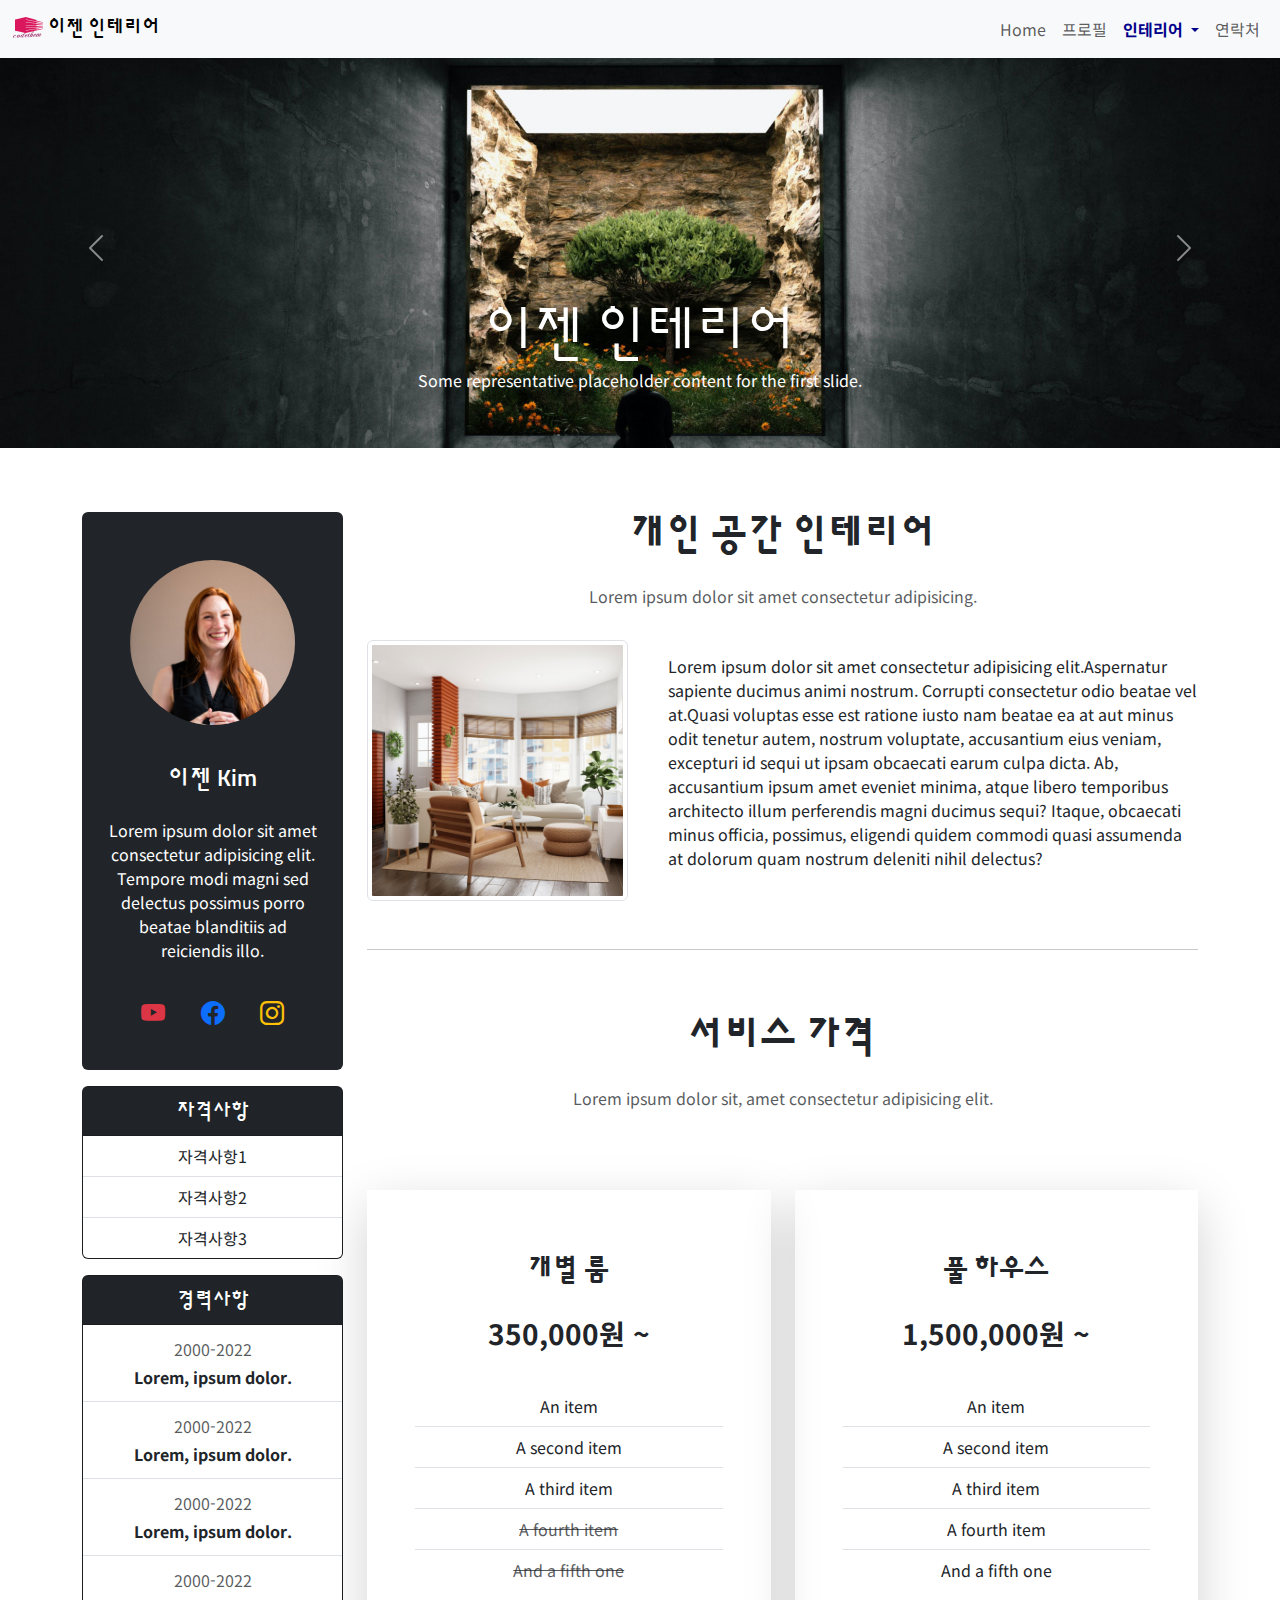
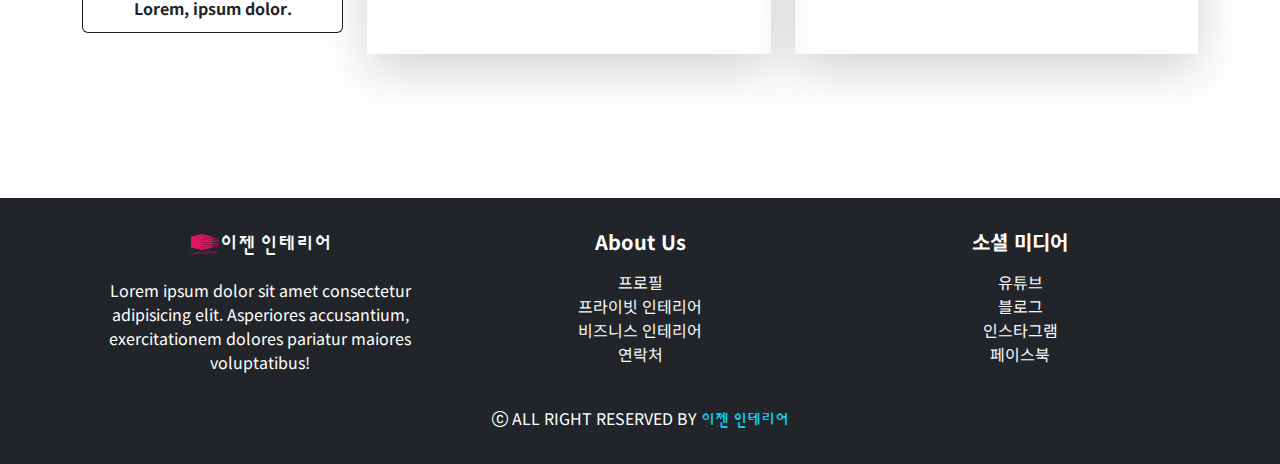
<file: private-interior.html>
<!DOCTYPE html>
<html lang="ko">
<head>
    <meta charset="UTF-8">
    <meta name="viewport" content="width=device-width, initial-scale=1.0">
    <title>이젠인테리어</title>
    <link href="./css/bootstrap.min.css" rel="stylesheet">
    <link rel="stylesheet" href="https://cdn.jsdelivr.net/npm/bootstrap-icons@1.10.5/font/bootstrap-icons.css">
    <link href="./css/style.css" rel="stylesheet">
</head>
<body>
    <!-- 네비게이션 영역 시작 -->
    <nav class="navbar navbar-expand-md fixed-top bg-light">
        <div class="container-fluid">
            <a class="logo-font navbar-brand" href="index.html">
                <img src="images/logo.png" alt="로고">
                이젠 인테리어</a>
            <button class="navbar-toggler" type="button" data-bs-toggle="collapse" data-bs-target="#menubar"
                aria-controls="menubar" aria-expanded="false" aria-label="Toggle navigation">
                <span class="navbar-toggler-icon"></span>
            </button>
            <div class="collapse navbar-collapse" id="menubar">
                <ul class="navbar-nav ms-auto mb-2 mb-md-0">
                    <li class="nav-item">
                        <a class="nav-link" aria-current="page" href="index.html">Home</a>
                    </li>
                    <li class="nav-item">
                        <a class="nav-link" href="profile.html">프로필</a>
                    </li>
                    <li class="nav-item dropdown">
                        <a class="nav-link dropdown-toggle active" href="#" role="button" data-bs-toggle="dropdown"
                            aria-expanded="false">
                            인테리어
                        </a>
                        <ul class="dropdown-menu">
                            <li><a class="dropdown-item active" href="private-interior.html">개인 공간</a></li>
                            <li><a class="dropdown-item" href="business-interior.html">비즈니스 공간</a></li>
                        </ul>
                    </li>
                    <li class="nav-item">
                        <a class="nav-link" href="contact.html">연락처</a>
                    </li>
                </ul>
            </div>
        </div>
    </nav>
    <!-- 헤더 영역 시작 -->
    <header>
        <div id="headerCarousel" class="mt-5 carousel slide carousel-fade">
            <div class="carousel-inner">
              <div class="carousel-item active">
                <img src="./images/header1.jpg" class="d-block w-100" alt="...">
                <div class="carousel-caption">
                    <h1 class="display-4 d-block mb-0">이젠 인테리어</h1>
                    <p class="d-none d-sm-block">Some representative placeholder content for the first slide.</p>
                </div>
              </div>
              <div class="carousel-item">
                <img src="./images/header2.jpg" class="d-block w-100" alt="...">
                <div class="carousel-caption">
                    <h1 class="display-4 d-block mb-0">이젠 인테리어</h1>
                    <p class="d-none d-sm-block">Some representative placeholder content for the first slide.</p>
                </div>
              </div>
              <div class="carousel-item">
                <img src="./images/header3.jpg" class="d-block w-100" alt="...">
                <div class="carousel-caption">
                    <h1 class="display-4 d-block mb-0">이젠 인테리어</h1>
                    <p class="d-none d-sm-block">Some representative placeholder content for the first slide.</p>
                </div>
              </div>
              <div class="carousel-item">
                <img src="./images/header4.jpg" class="d-block w-100" alt="...">
                <div class="carousel-caption">
                    <h1 class="display-4 d-block mb-0">이젠 인테리어</h1>
                    <p class="d-none d-sm-block">Some representative placeholder content for the first slide.</p>
                </div>
              </div>
              <div class="carousel-item">
                <img src="./images/header5.jpg" class="d-block w-100" alt="...">
                <div class="carousel-caption">
                    <h1 class="display-4 d-block mb-0">이젠 인테리어</h1>
                    <p class="d-none d-sm-block">Some representative placeholder content for the first slide.</p>
                </div>
              </div>
            </div>
            <button class="carousel-control-prev" type="button" data-bs-target="#headerCarousel" data-bs-slide="prev">
              <span class="carousel-control-prev-icon" aria-hidden="true"></span>
              <span class="visually-hidden">Previous</span>
            </button>
            <button class="carousel-control-next" type="button" data-bs-target="#headerCarousel" data-bs-slide="next">
              <span class="carousel-control-next-icon" aria-hidden="true"></span>
              <span class="visually-hidden">Next</span>
            </button>
        </div>
    </header>
    <!-- 헤더 영역 시작 끝 -->
    <!-- 메인섹션 시작 -->
    <main class="container my-5">
        <div class="row">
            <!-- 프로필 바 섹션 -->
            <section class="col-md-5 col-lg-3 order-2 order-md-1">
                <!-- 프로필 -->
                <div class="bg-dark text-white text-center my-3 p-4 rounded">
                    <img src="./images/main-profile.jpg" alt="프로필 사진" class="img-fluid rounded-circle p-4">
                    <h2 class="fs-4 py-3">이젠 Kim</h2>
                    <p>Lorem ipsum dolor sit amet consectetur adipisicing elit. Tempore modi magni sed delectus possimus porro beatae blanditiis ad reiciendis illo.</p>
                    <div class="d-flex justify-content-evenly fs-4 py-3">
                        <a href="#" class="link-danger"><i class="bi bi-youtube"></i></a>
                        <a href="#"><i class="bi bi-facebook"></i></a>
                        <a href="#" class="link-warning"><i class="bi bi-instagram"></i></a>
                    </div>
                </div>
                <!-- 자격사항 리스트 -->
                <div class="card bg-dark text-white text-center">
                    <div class="card-header">
                      <h3 class="fs-5 m-1">자격사항</h3>
                    </div>
                    <ul class="list-group list-group-flush">
                      <li class="list-group-item">자격사항1</li>
                      <li class="list-group-item">자격사항2</li>
                      <li class="list-group-item">자격사항3</li>
                    </ul>
                </div>
                <!-- 경력사항 리스트 -->
                <div class="card mt-3 bg-dark text-white text-center">
                    <div class="card-header">
                        <h3 class="fs-5 m-1">경력사항</h3>
                    </div>
                    <ul class="list-group list-group-flush">
                        <li class="list-group-item">
                            <p class="text-muted m-1">2000-2022</p>
                            <p class="m-1 fw-bold">Lorem, ipsum dolor.</p>
                        </li>
                        <li class="list-group-item">
                            <p class="text-muted m-1">2000-2022</p>
                            <p class="m-1 fw-bold">Lorem, ipsum dolor.</p>
                        </li>
                        <li class="list-group-item">
                            <p class="text-muted m-1">2000-2022</p>
                            <p class="m-1 fw-bold">Lorem, ipsum dolor.</p>
                        </li>
                        <li class="list-group-item">
                            <p class="text-muted m-1">2000-2022</p>
                            <p class="m-1 fw-bold">Lorem, ipsum dolor.</p>
                        </li>
                    </ul>
                </div>
            </section>
            <!-- 개인인테리어 섹션 시작  -->
            <section class="col-md-7 col-lg-9 order-1 order-md-2">
                <!-- 프라이빗 인테리어 소개 섹션 시작 -->
                <section class="py-3 text-center">
                    <h2 class="fs-1 fw-bold pb-3">개인 공간 인테리어</h2>
                    <p class="text-muted">Lorem ipsum dolor sit amet consectetur adipisicing.</p>
                    <div class="row align-items-center">
                        <div class="col-lg-6 col-xl-4 py-3">
                            <img src="images/private.jpg" alt="개인 공간 인테리어" class="img-fluid img-thumbnail">
                        </div>
                        <div class="col-lg-6 col-xl-8 py-3">
                            <p class="ms-lg-3 text-lg-start">Lorem ipsum dolor sit amet consectetur adipisicing elit.Aspernatur sapiente ducimus animi nostrum. Corrupti consectetur odio beatae vel at.Quasi voluptas esse est ratione iusto nam beatae ea at aut minus odit tenetur autem,
                                nostrum voluptate, accusantium eius veniam, excepturi id sequi ut ipsam obcaecati earum
                                culpa dicta. Ab, accusantium ipsum amet eveniet minima, atque libero temporibus
                                architecto illum perferendis magni ducimus sequi? Itaque, obcaecati minus officia,
                                possimus, eligendi quidem commodi quasi assumenda at dolorum quam nostrum deleniti nihil
                                delectus?</p>
                        </div>
                    </div>
                </section>
                <!-- 프라이빗 인테리어 소개 섹션 끝 -->
                <hr>
                <!-- 프라이빗 인테리어 가격 섹션 시작 -->
                <section class="text-center">
                    <div class="pt-5 pb-3">
                        <h2 class="fs-1 fw-bold pb-3">서비스 가격</h2>
                        <p class="text-muted">Lorem ipsum dolor sit, amet consectetur adipisicing elit.</p>
                    </div>
                    <div class="row py-5">
                        <div class="col-lg-6 mb-5">
                            <div class="shadow-lg p-5">
                                <h3 class="fw-bold py-3">개별 룸</h3>
                                <p class="fs-3 fw-bold">350,000원 ~ </p>

                                <ul class="list-group list-group-flush py-3">
                                    <li class="list-group-item">An item</li>
                                    <li class="list-group-item">A second item</li>
                                    <li class="list-group-item">A third item</li>
                                    <li class="list-group-item text-muted text-decoration-line-through">A fourth item
                                    </li>
                                    <li class="list-group-item text-muted text-decoration-line-through">And a fifth one
                                    </li>
                                </ul>
                            </div>
                        </div>
                        <div class="col-lg-6 mb-5">
                            <div class="shadow-lg p-5">
                                <h3 class="fw-bold py-3">풀 하우스</h3>
                                <p class="fs-3 fw-bold">1,500,000원 ~ </p>

                                <ul class="list-group list-group-flush py-3">
                                    <li class="list-group-item">An item</li>
                                    <li class="list-group-item">A second item</li>
                                    <li class="list-group-item">A third item</li>
                                    <li class="list-group-item">A fourth item</li>
                                    <li class="list-group-item">And a fifth one</li>
                                </ul>
                            </div>
                        </div>
                    </div>
                </section>
                <!-- 프라이빗 인테리어 가격 섹션 끝 -->
            </section>
            <!-- 개인인테리어 섹션 끝  -->
        </div>
    </main>
    <!-- 풋터 영역 시작 -->
    <footer class="bg-dark text-white text-center py-3">
        <div class="container">
            <div class="row">
                <div class="col-md-4">
                    <a href="index.html" class="logo-font link-light text-decoration-none fs-5"><img src="./images/logo.png" alt="로고" class="my-3">이젠 인테리어</a>
                    <p>Lorem ipsum dolor sit amet consectetur adipisicing elit. Asperiores accusantium, exercitationem dolores pariatur maiores voluptatibus!</p>
                </div>
                <div class="col-md-4">
                    <h5 class="fw-bold my-3">About Us</h5>
                    <ul class="list-unstyled">
                        <li><a href="profile.html" class="link-light text-decoration-none">프로필</a></li>
                        <li><a href="private-interior.html" class="link-light text-decoration-none">프라이빗 인테리어</a></li>
                        <li><a href="business-interior.html" class="link-light text-decoration-none">비즈니스 인테리어</a></li>
                        <li><a href="contact.html" class="link-light text-decoration-none">연락처</a></li>
                    </ul>
                </div>
                <div class="col-md-4">
                    <h5 class="fw-bold my-3">소셜 미디어</h5>
                    <ul class="list-unstyled">
                        <li><a href="#" class="link-light text-decoration-none">유튜브</a></li>
                        <li><a href="#" class="link-light text-decoration-none">블로그</a></li>
                        <li><a href="#" class="link-light text-decoration-none">인스타그램</a></li>
                        <li><a href="#" class="link-light text-decoration-none">페이스북</a></li>
                    </ul>
                </div>
            </div>
            <p class="my-3"><i class="bi bi-c-circle"></i> ALL RIGHT RESERVED BY <span class="logo-font text-info">이젠 인테리어</span></p>
        </div>
    </footer>
    <!-- 풋터 영역 끝 -->
    <script src="./js/bootstrap.bundle.min.js"></script>
</body>
</html>
</file>
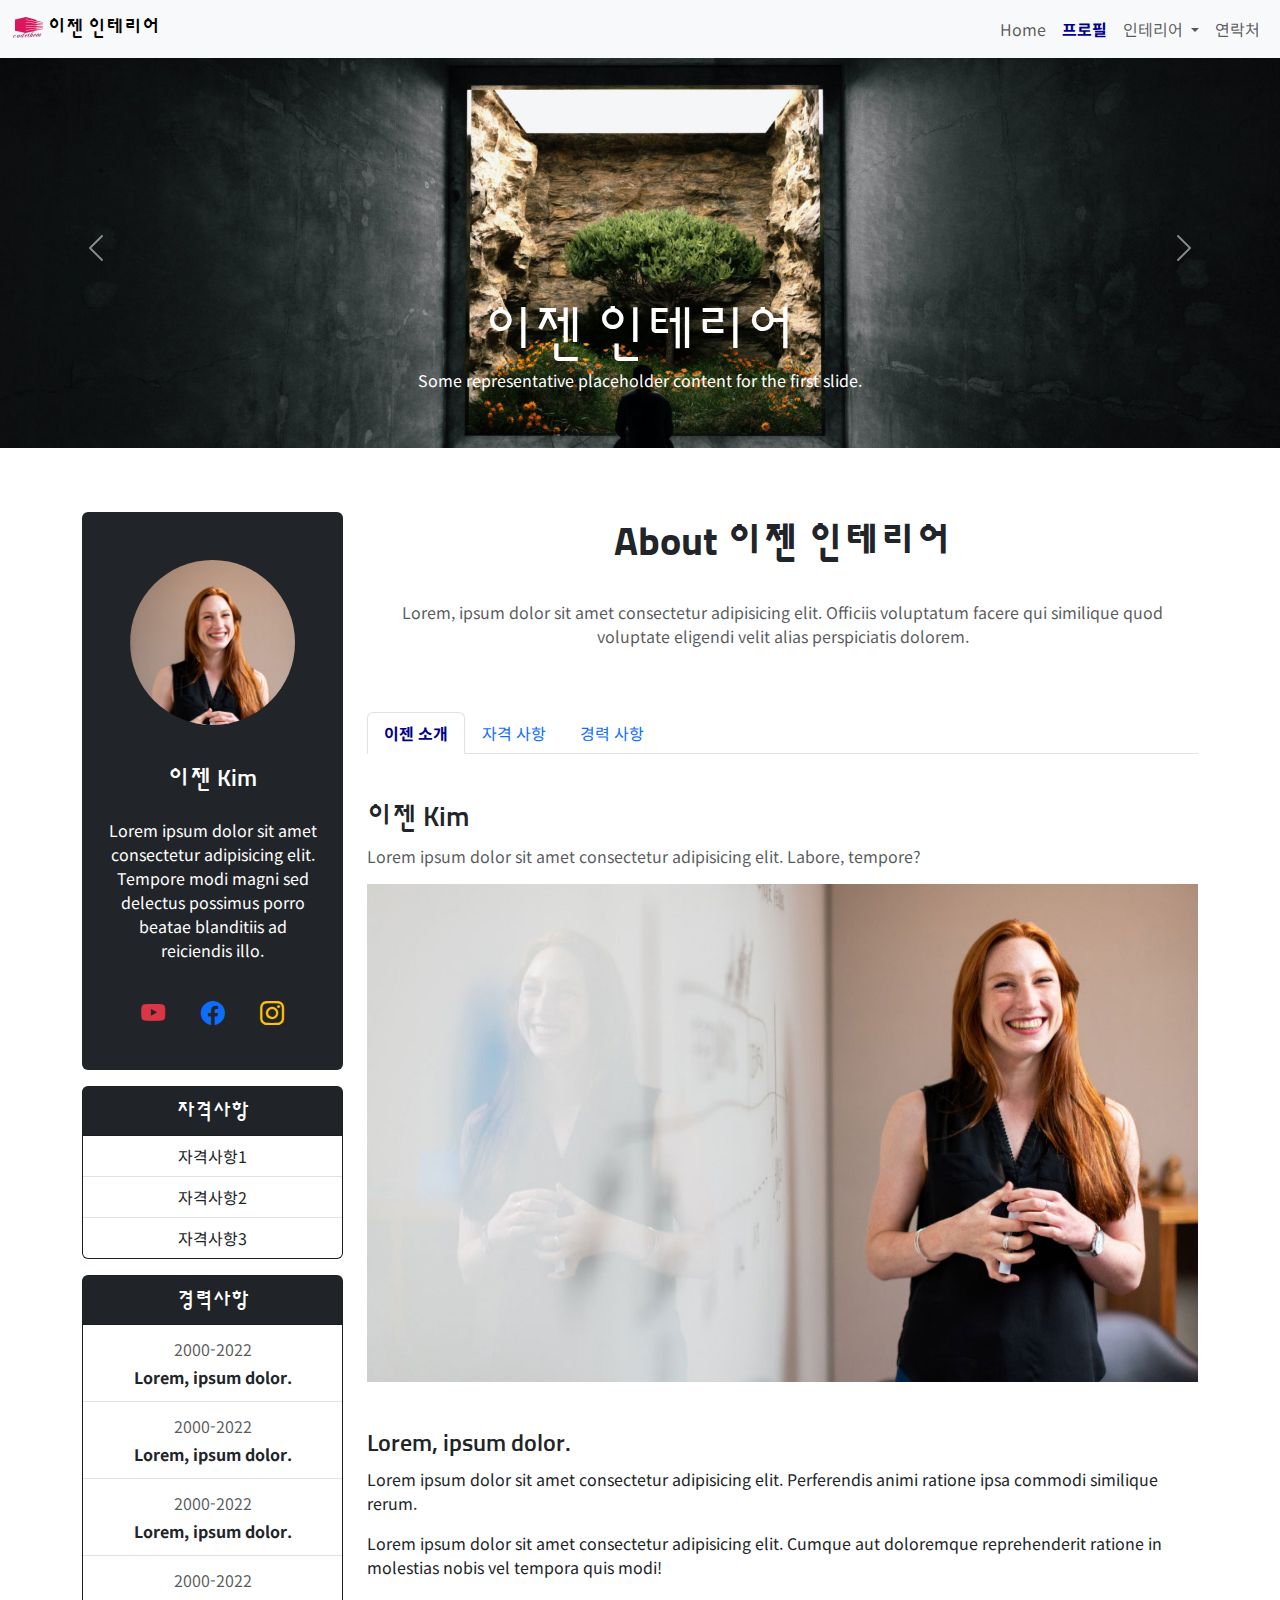
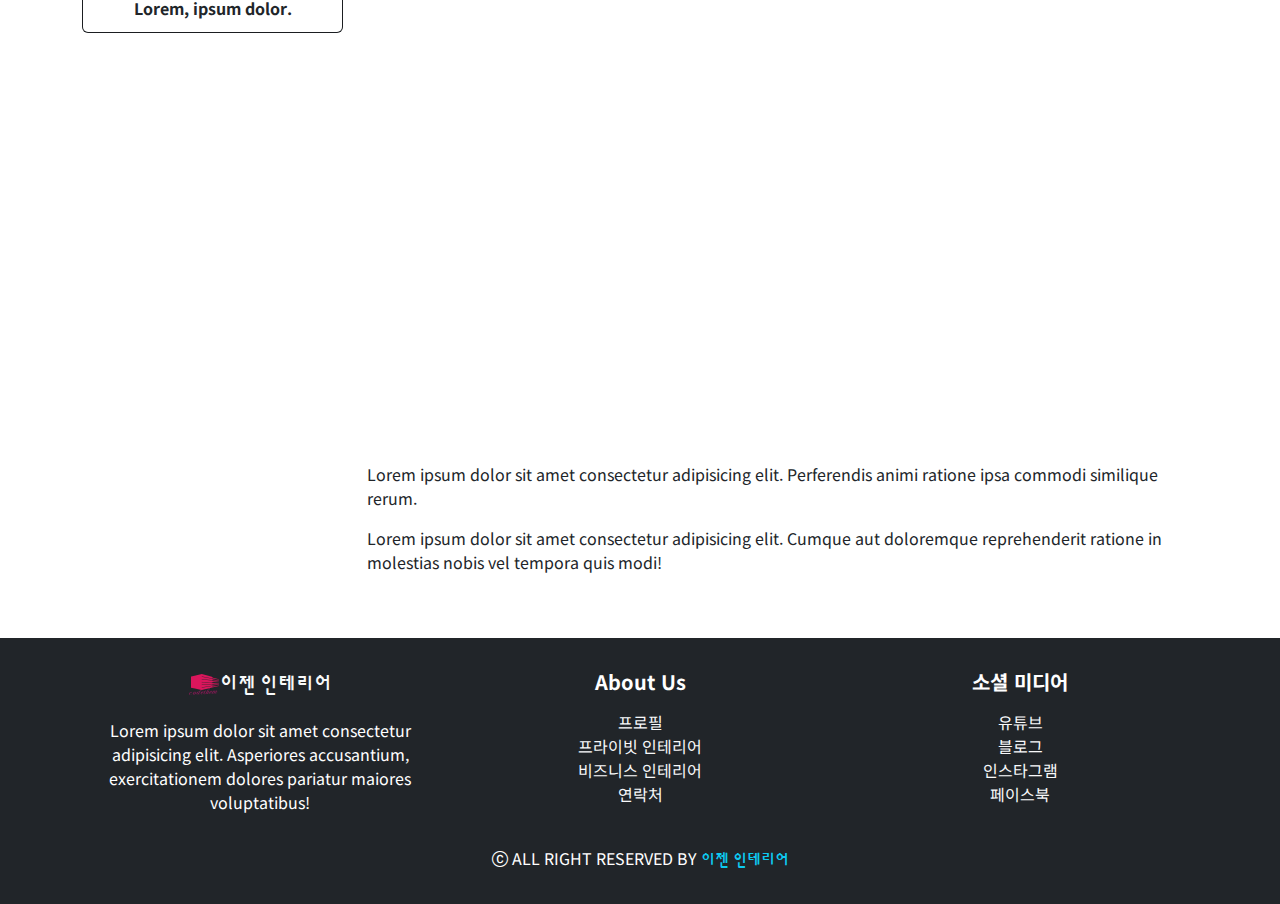
<file: profile.html>
<!DOCTYPE html>
<html lang="ko">
<head>
    <meta charset="UTF-8">
    <meta name="viewport" content="width=device-width, initial-scale=1.0">
    <title>이젠인테리어</title>
    <link href="./css/bootstrap.min.css" rel="stylesheet">
    <link rel="stylesheet" href="https://cdn.jsdelivr.net/npm/bootstrap-icons@1.10.5/font/bootstrap-icons.css">
    <link href="./css/style.css" rel="stylesheet">
</head>
<body>
    <!-- 네비게이션 영역 시작 -->
    <nav class="navbar navbar-expand-md fixed-top bg-light">
        <div class="container-fluid">
            <a class="logo-font navbar-brand" href="index.html">
                <img src="images/logo.png" alt="로고">
                이젠 인테리어</a>
            <button class="navbar-toggler" type="button" data-bs-toggle="collapse" data-bs-target="#menubar"
                aria-controls="menubar" aria-expanded="false" aria-label="Toggle navigation">
                <span class="navbar-toggler-icon"></span>
            </button>
            <div class="collapse navbar-collapse" id="menubar">
                <ul class="navbar-nav ms-auto mb-2 mb-md-0">
                    <li class="nav-item">
                        <a class="nav-link" aria-current="page" href="index.html">Home</a>
                    </li>
                    <li class="nav-item">
                        <a class="nav-link active" href="profile.html">프로필</a>
                    </li>
                    <li class="nav-item dropdown">
                        <a class="nav-link dropdown-toggle" href="#" role="button" data-bs-toggle="dropdown"
                            aria-expanded="false">
                            인테리어
                        </a>
                        <ul class="dropdown-menu">
                            <li><a class="dropdown-item" href="private-interior.html">개인 공간</a></li>
                            <li><a class="dropdown-item" href="business-interior.html">비즈니스 공간</a></li>
                        </ul>
                    </li>
                    <li class="nav-item">
                        <a class="nav-link" href="contact.html">연락처</a>
                    </li>
                </ul>
            </div>
        </div>
    </nav>
    <!-- 헤더 영역 시작 -->
    <header>
        <div id="headerCarousel" class="mt-5 carousel slide carousel-fade">
            <div class="carousel-inner">
              <div class="carousel-item active">
                <img src="./images/header1.jpg" class="d-block w-100" alt="...">
                <div class="carousel-caption">
                    <h1 class="display-4 d-block mb-0">이젠 인테리어</h1>
                    <p class="d-none d-sm-block">Some representative placeholder content for the first slide.</p>
                </div>
              </div>
              <div class="carousel-item">
                <img src="./images/header2.jpg" class="d-block w-100" alt="...">
                <div class="carousel-caption">
                    <h1 class="display-4 d-block mb-0">이젠 인테리어</h1>
                    <p class="d-none d-sm-block">Some representative placeholder content for the first slide.</p>
                </div>
              </div>
              <div class="carousel-item">
                <img src="./images/header3.jpg" class="d-block w-100" alt="...">
                <div class="carousel-caption">
                    <h1 class="display-4 d-block mb-0">이젠 인테리어</h1>
                    <p class="d-none d-sm-block">Some representative placeholder content for the first slide.</p>
                </div>
              </div>
              <div class="carousel-item">
                <img src="./images/header4.jpg" class="d-block w-100" alt="...">
                <div class="carousel-caption">
                    <h1 class="display-4 d-block mb-0">이젠 인테리어</h1>
                    <p class="d-none d-sm-block">Some representative placeholder content for the first slide.</p>
                </div>
              </div>
              <div class="carousel-item">
                <img src="./images/header5.jpg" class="d-block w-100" alt="...">
                <div class="carousel-caption">
                    <h1 class="display-4 d-block mb-0">이젠 인테리어</h1>
                    <p class="d-none d-sm-block">Some representative placeholder content for the first slide.</p>
                </div>
              </div>
            </div>
            <button class="carousel-control-prev" type="button" data-bs-target="#headerCarousel" data-bs-slide="prev">
              <span class="carousel-control-prev-icon" aria-hidden="true"></span>
              <span class="visually-hidden">Previous</span>
            </button>
            <button class="carousel-control-next" type="button" data-bs-target="#headerCarousel" data-bs-slide="next">
              <span class="carousel-control-next-icon" aria-hidden="true"></span>
              <span class="visually-hidden">Next</span>
            </button>
        </div>
    </header>
    <!-- 헤더 영역 시작 끝 -->
    <!-- 메인섹션 시작 -->
    <main class="container my-5">
        <div class="row">
            <!-- 프로필 바 섹션 -->
            <section class="col-md-5 col-lg-3">
                <!-- 프로필 -->
                <div class="bg-dark text-white text-center my-3 p-4 rounded">
                    <img src="./images/main-profile.jpg" alt="프로필 사진" class="img-fluid rounded-circle p-4">
                    <h2 class="fs-4 py-3">이젠 Kim</h2>
                    <p>Lorem ipsum dolor sit amet consectetur adipisicing elit. Tempore modi magni sed delectus possimus porro beatae blanditiis ad reiciendis illo.</p>
                    <div class="d-flex justify-content-evenly fs-4 py-3">
                        <a href="#" class="link-danger"><i class="bi bi-youtube"></i></a>
                        <a href="#"><i class="bi bi-facebook"></i></a>
                        <a href="#" class="link-warning"><i class="bi bi-instagram"></i></a>
                    </div>
                </div>
                <!-- 자격사항 리스트 -->
                <div class="card bg-dark text-white text-center">
                    <div class="card-header">
                      <h3 class="fs-5 m-1">자격사항</h3>
                    </div>
                    <ul class="list-group list-group-flush">
                      <li class="list-group-item">자격사항1</li>
                      <li class="list-group-item">자격사항2</li>
                      <li class="list-group-item">자격사항3</li>
                    </ul>
                </div>
                <!-- 경력사항 리스트 -->
                <div class="card mt-3 bg-dark text-white text-center">
                    <div class="card-header">
                        <h3 class="fs-5 m-1">경력사항</h3>
                    </div>
                    <ul class="list-group list-group-flush">
                        <li class="list-group-item">
                            <p class="text-muted m-1">2000-2022</p>
                            <p class="m-1 fw-bold">Lorem, ipsum dolor.</p>
                        </li>
                        <li class="list-group-item">
                            <p class="text-muted m-1">2000-2022</p>
                            <p class="m-1 fw-bold">Lorem, ipsum dolor.</p>
                        </li>
                        <li class="list-group-item">
                            <p class="text-muted m-1">2000-2022</p>
                            <p class="m-1 fw-bold">Lorem, ipsum dolor.</p>
                        </li>
                        <li class="list-group-item">
                            <p class="text-muted m-1">2000-2022</p>
                            <p class="m-1 fw-bold">Lorem, ipsum dolor.</p>
                        </li>
                    </ul>
                </div>
            </section>
            <!-- 프로필 섹션 시작  -->
            <section class="col-md-7 col-lg-9">
                <div class="text-center pb-5">
                    <h2 class="fs-1 fw-bold py-4">About 이젠 인테리어</h2>
                    <p class="text-muted">Lorem, ipsum dolor sit amet consectetur adipisicing elit. Officiis voluptatum
                        facere qui similique quod voluptate eligendi velit alias perspiciatis dolorem.</p>
                </div>
                <!-- 탭 시작 -->
                <div class="nav nav-tabs" id="nav-tab" role="tablist">
                    <button class="nav-link active" id="aboutme-tab" data-bs-toggle="tab" data-bs-target="#aboutme" type="button" role="tab" aria-controls="aboutme" aria-selected="true">이젠 소개</button>
                    <button class="nav-link" id="certificate-tab" data-bs-toggle="tab" data-bs-target="#certificate" type="button" role="tab" aria-controls="certificate" aria-selected="false">자격 사항</button>
                    <button class="nav-link" id="experiences-tab" data-bs-toggle="tab" data-bs-target="#experiences" type="button" role="tab" aria-controls="experiences" aria-selected="false">경력 사항</button>
                </div>
                  <div class="tab-content" id="nav-tabContent">
                    <div class="tab-pane fade show active" id="aboutme" role="tabpanel" aria-labelledby="aboutme-tab" tabindex="0">
                        <h3 class="mt-5">이젠 Kim</h3>
                        <p class="text-muted">Lorem ipsum dolor sit amet consectetur adipisicing elit. Labore, tempore?
                        </p>
                        <img src="images/profile-tab1.jpg" alt="탭 사진" class="img-fluid">
                        <h4 class="mt-5">Lorem, ipsum dolor.</h4>
                        <p>Lorem ipsum dolor sit amet consectetur adipisicing elit. Perferendis animi ratione ipsa
                            commodi similique rerum.</p>
                        <p>Lorem ipsum dolor sit amet consectetur adipisicing elit. Cumque aut doloremque reprehenderit
                            ratione in molestias nobis vel tempora quis modi!</p>
                        <div class="ratio ratio-16x9">
                            <iframe src="https://www.youtube.com/embed/-I9Q_lJnEs4?si=hxhhGOzR4KF47LxB" title="YouTube video player" frameborder="0" allow="accelerometer; autoplay; clipboard-write; encrypted-media; gyroscope; picture-in-picture; web-share" allowfullscreen></iframe>
                        </div>
                        <p>Lorem ipsum dolor sit amet consectetur adipisicing elit. Perferendis animi ratione ipsa
                            commodi similique rerum.</p>
                        <p>Lorem ipsum dolor sit amet consectetur adipisicing elit. Cumque aut doloremque reprehenderit
                                ratione in molestias nobis vel tempora quis modi!
                        </p>
                    </div>
                    <div class="tab-pane fade" id="certificate" role="tabpanel" aria-labelledby="certificate-tab" tabindex="0">
                        <div class="m-5">
                            <div class="d-flex align-items-center py-3">
                                <img src="images/certificate1.jpg" alt="자격사항" class="rounded-5">
                                <div class="ms-3">
                                    <h3 class="fw-bold">어워드 1</h3>
                                    <p class="text-muted">Lorem ipsum dolor sit amet.</p>
                                </div>
                            </div>
                            <p>Lorem ipsum, dolor sit amet consectetur adipisicing elit. Expedita praesentium vitae rerum qui aliquam optio adipisci quo, dignissimos molestiae, commodi, assumenda quidem.Natus, error officiis?</p>
                        </div>
                        <div class="m-5">
                            <div class="d-flex align-items-center py-3">
                                <img src="images/certificate2.jpg" alt="자격사항" class="rounded-5">
                                <div class="ms-3">
                                    <h3 class="fw-bold">어워드 2</h3>
                                    <p class="text-muted">Lorem ipsum dolor sit amet.</p>
                                </div>
                            </div>
                            <p>Lorem ipsum, dolor sit amet consectetur adipisicing elit. Expedita praesentium vitae
                                rerum qui aliquam optio adipisci quo, dignissimos molestiae, commodi, assumenda quidem.
                                Natus, error officiis?</p>
                        </div>
                        <div class="m-5">
                            <div class="d-flex align-items-center py-3">
                                <img src="images/certificate3.jpg" alt="자격사항" class="rounded-5">
                                <div class="ms-3">
                                    <h3 class="fw-bold">자격증 1</h3>
                                    <p class="text-muted">Lorem ipsum dolor sit amet.</p>
                                </div>
                            </div>
                            <p>Lorem ipsum, dolor sit amet consectetur adipisicing elit. Expedita praesentium vitae
                                rerum qui aliquam optio adipisci quo, dignissimos molestiae, commodi, assumenda quidem.
                                Natus, error officiis?</p>
                        </div>
                        <div class="m-5">
                            <div class="d-flex align-items-center py-3">
                                <img src="images/certificate4.jpg" alt="자격사항" class="rounded-5">
                                <div class="ms-3">
                                    <h3 class="fw-bold">자격증 2</h3>
                                    <p class="text-muted">Lorem ipsum dolor sit amet.</p>
                                </div>
                            </div>
                            <p>Lorem ipsum, dolor sit amet consectetur adipisicing elit. Expedita praesentium vitae rerum qui aliquam optio adipisci quo, dignissimos molestiae, commodi, assumenda quidem. Natus, error officiis?</p>
                        </div>
                    </div>
                    <div class="tab-pane fade" id="experiences" role="tabpanel" aria-labelledby="experiences-tab" tabindex="0">
                        <div class="m-5 border-bottom">
                            <h3>이젠 인테리어</h3>
                            <p class="text-muted">2010 ~ 2022</p>
                            <p>Lorem, ipsum dolor sit amet consectetur adipisicing elit. Laudantium deserunt,
                                repudiandae cumque temporibus consequatur accusamus sapiente. Iure molestias itaque
                                nostrum!</p>
                        </div>
                        <div class="m-5 border-bottom">
                            <h3>인테리어 X</h3>
                            <p class="text-muted">2010 ~ 2022</p>
                            <p>Lorem, ipsum dolor sit amet consectetur adipisicing elit. Laudantium deserunt,
                                repudiandae cumque temporibus consequatur accusamus sapiente. Iure molestias itaque
                                nostrum!</p>
                        </div>
                        <div class="m-5 border-bottom">
                            <h3>인테리어 A</h3>
                            <p class="text-muted">2010 ~ 2022</p>
                            <p>Lorem, ipsum dolor sit amet consectetur adipisicing elit. Laudantium deserunt,
                                repudiandae cumque temporibus consequatur accusamus sapiente. Iure molestias itaque
                                nostrum!</p>
                        </div>
                    </div>
                  </div>
                <!-- 탭 끝 -->
            </section>
            <!-- 프로필 섹션 끝  -->
        </div>
    </main>
    <!-- 풋터 영역 시작 -->
    <footer class="bg-dark text-white text-center py-3">
        <div class="container">
            <div class="row">
                <div class="col-md-4">
                    <a href="index.html" class="logo-font link-light text-decoration-none fs-5"><img src="./images/logo.png" alt="로고" class="my-3">이젠 인테리어</a>
                    <p>Lorem ipsum dolor sit amet consectetur adipisicing elit. Asperiores accusantium, exercitationem dolores pariatur maiores voluptatibus!</p>
                </div>
                <div class="col-md-4">
                    <h5 class="fw-bold my-3">About Us</h5>
                    <ul class="list-unstyled">
                        <li><a href="profile.html" class="link-light text-decoration-none">프로필</a></li>
                        <li><a href="private-interior.html" class="link-light text-decoration-none">프라이빗 인테리어</a></li>
                        <li><a href="business-interior.html" class="link-light text-decoration-none">비즈니스 인테리어</a></li>
                        <li><a href="contact.html" class="link-light text-decoration-none">연락처</a></li>
                    </ul>
                </div>
                <div class="col-md-4">
                    <h5 class="fw-bold my-3">소셜 미디어</h5>
                    <ul class="list-unstyled">
                        <li><a href="#" class="link-light text-decoration-none">유튜브</a></li>
                        <li><a href="#" class="link-light text-decoration-none">블로그</a></li>
                        <li><a href="#" class="link-light text-decoration-none">인스타그램</a></li>
                        <li><a href="#" class="link-light text-decoration-none">페이스북</a></li>
                    </ul>
                </div>
            </div>
            <p class="my-3"><i class="bi bi-c-circle"></i> ALL RIGHT RESERVED BY <span class="logo-font text-info">이젠 인테리어</span></p>
        </div>
    </footer>
    <!-- 풋터 영역 끝 -->
    <script src="./js/bootstrap.bundle.min.js"></script>
</body>
</html>
</file>
<file: css/style.css>
@import url('https://fonts.googleapis.com/css2?family=Noto+Sans+KR:wght@400;700&family=Sunflower:wght@500;700&display=swap');

body {
    font-family: 'Noto Sans KR', sans-serif;
}

h1, h2, h3, h4, .logo-font {
    font-family: 'Sunflower', sans-serif;
}

/* 네비게이션 영역 */
.nav-link.active,
.nav-link:hover {
    color: darkblue !important;
    font-weight: bold;
}

.banner {
    background-image: url(../images/card-banner.jpg);
    background-attachment: fixed;
    background-size: cover;
}

/* contact.html  Contact 섹션 */
.contact-bg {
    background-image: linear-gradient(rgba(0, 0, 0, .5), rgba(0, 0, 0, .2)), url(../images/contact-bg.jpg);
    background-position: center;
    background-attachment: fixed;
    background-size: cover;
}
</file>
